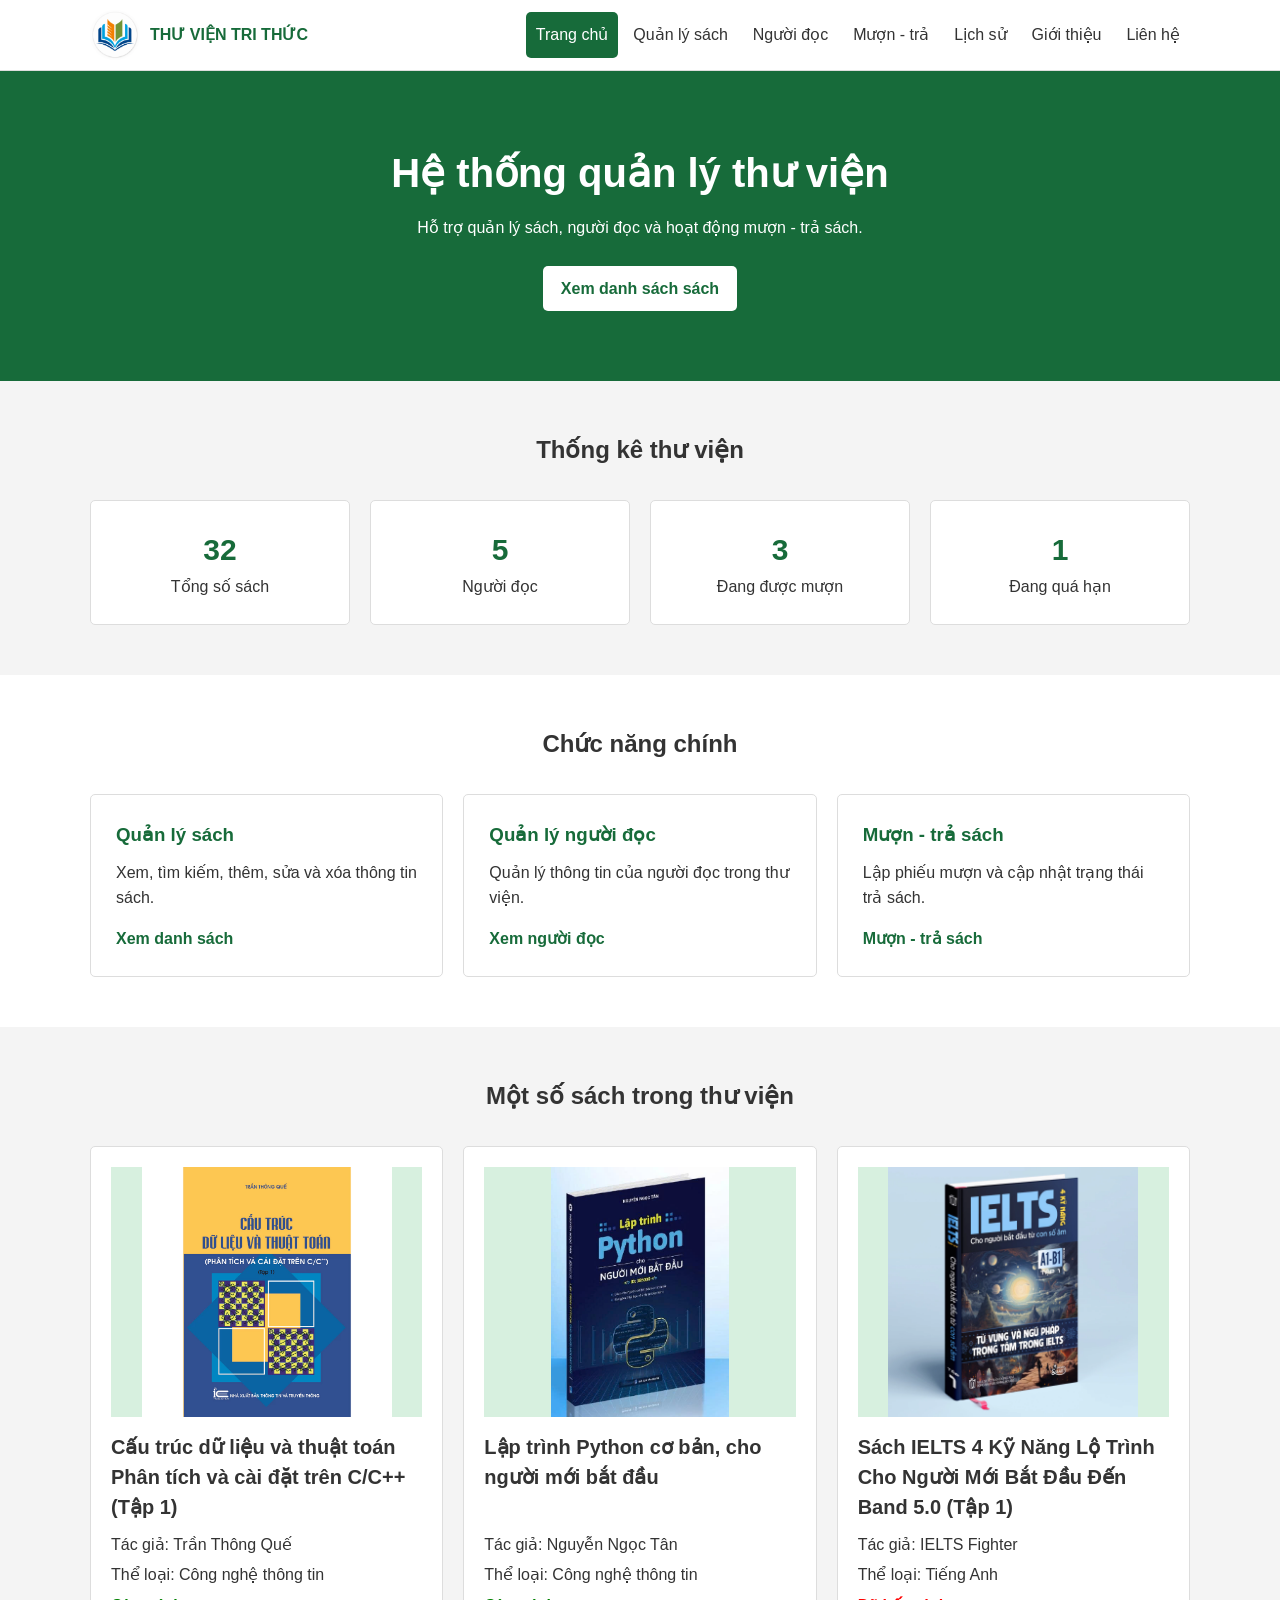
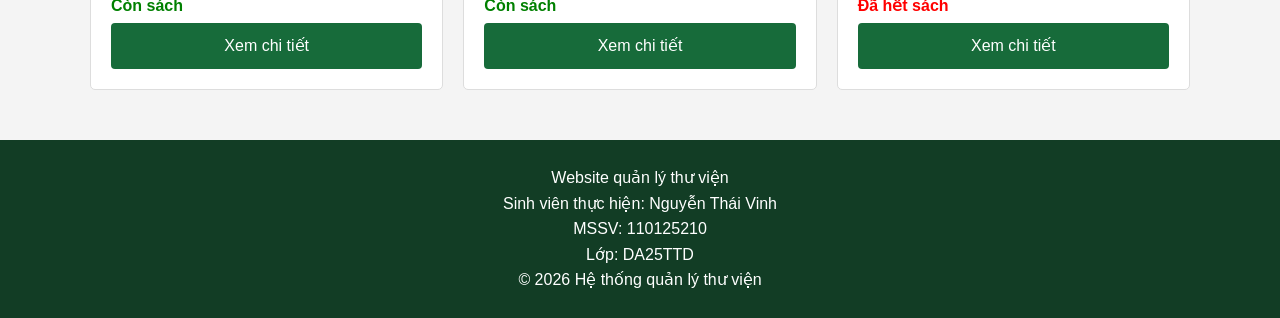
<file: index.html>
<!DOCTYPE html>
<html lang="vi">
<head>
    <meta charset="UTF-8">
    <meta name="viewport" content="width=device-width, initial-scale=1.0">
    <title>Quản lý thư viện</title>
    <link rel="icon" type="image/png" href="assets/icon.jpg">
    <link rel="stylesheet" href="css/trang-chu.css">
    <script src="js/script.js" defer></script>
</head>
<body>
    <header>
        <div class="container header">
            <a href="index.html" class="logo">
                <img src="assets/logo.jpg" alt="Logo thư viện">
                <span>THƯ VIỆN TRI THỨC</span>
            </a>
            <nav>
                <a href="index.html" class="active">Trang chủ</a>
                <a href="html/quan-ly-sach.html">Quản lý sách</a>
                <a href="html/nguoi-doc.html">Người đọc</a>
                <a href="html/muon-tra.html">Mượn - trả</a>
                <a href="html/lich-su.html">Lịch sử</a>
                <a href="html/gioi-thieu.html">Giới thiệu</a>
                <a href="html/lien-he.html">Liên hệ</a>
            </nav>
        </div>
    </header>

    <main>
        <section class="banner">
            <div class="container">
                <h1>Hệ thống quản lý thư viện</h1>
                <p>Hỗ trợ quản lý sách, người đọc và hoạt động mượn - trả sách.</p>
                <a href="html/quan-ly-sach.html" class="nut">Xem danh sách sách</a>
            </div>
        </section>

        <section class="container thong-ke">
            <h2>Thống kê thư viện</h2>
            <div class="danh-sach-thong-ke">
                <div class="o-thong-ke">
                    <h3 id="tong-sach">32</h3>
                    <p>Tổng số sách</p>
                </div>
                <div class="o-thong-ke">
                    <h3 id="tong-nguoi-doc">5</h3>
                    <p>Người đọc</p>
                </div>
                <div class="o-thong-ke">
                    <h3 id="dang-muon">3</h3>
                    <p>Đang được mượn</p>
                </div>
                <div class="o-thong-ke">
                    <h3 id="qua-han">1</h3>
                    <p>Đang quá hạn</p>
                </div>
            </div>
        </section>

        <section class="chuc-nang">
            <div class="container">
                <h2>Chức năng chính</h2>
                <div class="danh-sach-chuc-nang">
                    <div class="o-chuc-nang">
                        <h3>Quản lý sách</h3>
                        <p>Xem, tìm kiếm, thêm, sửa và xóa thông tin sách.</p>
                        <a href="html/quan-ly-sach.html">Xem danh sách</a>
                    </div>
                    <div class="o-chuc-nang">
                        <h3>Quản lý người đọc</h3>
                        <p>Quản lý thông tin của người đọc trong thư viện.</p>
                        <a href="html/nguoi-doc.html">Xem người đọc</a>
                    </div>
                    <div class="o-chuc-nang">
                        <h3>Mượn - trả sách</h3>
                        <p>Lập phiếu mượn và cập nhật trạng thái trả sách.</p>
                        <a href="html/muon-tra.html">Mượn - trả sách</a>
                    </div>
                </div>
            </div>
        </section>

        <section class="container sach-noi-bat">
            <h2>Một số sách trong thư viện</h2>
            <div class="danh-sach-sach">
                <div class="sach">
                    <div class="bia-sach">
                        <img src="assets/cntt001.jpg" alt="Bìa sách Cấu trúc dữ liệu và thuật toán">
                    </div>
                    <h3>Cấu trúc dữ liệu và thuật toán Phân tích và cài đặt trên C/C++ (Tập 1)</h3>
                    <p>Tác giả: Trần Thông Quế</p>
                    <p>Thể loại: Công nghệ thông tin</p>
                    <p class="con-sach">Còn sách</p>
                    <a href="html/chi-tiet-sach.html?ma=S001">Xem chi tiết</a>
                </div>
                <div class="sach">
                    <div class="bia-sach">
                        <img src="assets/cntt002.jpg" alt="Bìa sách Lập trình Python cơ bản, cho người mới bắt đầu">
                    </div>
                    <h3>Lập trình Python cơ bản, cho người mới bắt đầu</h3>
                    <p>Tác giả: Nguyễn Ngọc Tân</p>
                    <p>Thể loại: Công nghệ thông tin</p>
                    <p class="con-sach">Còn sách</p>
                    <a href="html/chi-tiet-sach.html?ma=S003">Xem chi tiết</a>
                </div>
                <div class="sach">
                    <div class="bia-sach">
                        <img src="assets/eng001.jpg" alt="Bìa sách Sách IELTS 4 Kỹ Năng Lộ Trình Cho Người Mới Bắt Đầu Đến Band 5.0 (Tập 1)">
                    </div>
                    <h3>Sách IELTS 4 Kỹ Năng Lộ Trình Cho Người Mới Bắt Đầu Đến Band 5.0 (Tập 1)</h3>
                    <p>Tác giả: IELTS Fighter</p>
                    <p>Thể loại: Tiếng Anh</p>
                    <p class="het-sach">Đã hết sách</p>
                    <a href="html/chi-tiet-sach.html?ma=S004">Xem chi tiết</a>
                </div>
            </div>
        </section>
    </main>

    <footer>
        <div class="container">
            <p>Website quản lý thư viện</p>
            <p>Sinh viên thực hiện: Nguyễn Thái Vinh</p>
            <p>MSSV: 110125210</p>
            <p>Lớp: DA25TTD</p>
            <p>© <span id="nam-hien-tai"></span> Hệ thống quản lý thư viện</p>
        </div>
    </footer>
</body>
</html>
</file>
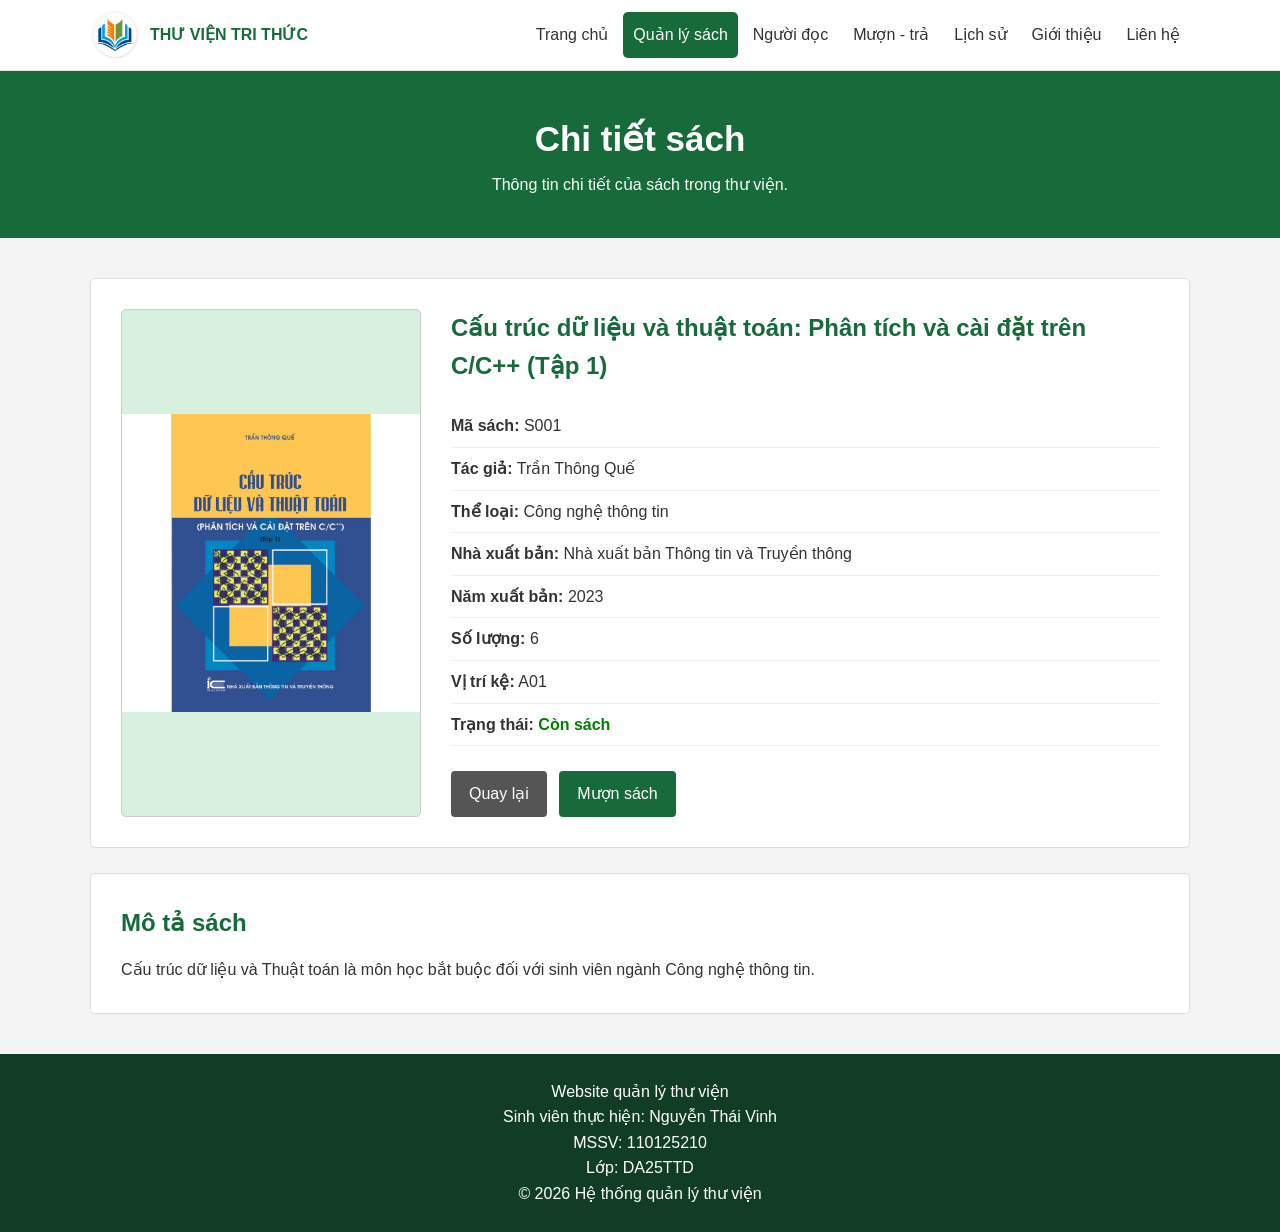
<file: html/chi-tiet-sach.html>
<!DOCTYPE html>
<html lang="vi">
<head>
    <meta charset="UTF-8">
    <meta name="viewport" content="width=device-width, initial-scale=1.0">
    <title>Chi tiết sách</title>
    <link rel="icon" type="image/png" href="../assets/icon.jpg">
    <link rel="stylesheet" href="../css/trang-chu.css">
    <link rel="stylesheet" href="../css/chi-tiet-sach.css">
    <script src="../js/script.js" defer></script>
    <script src="../js/chi-tiet-sach.js" defer></script>
</head>
<body>
    <header>
        <div class="container header">
            <a href="../index.html" class="logo">
                <img src="../assets/logo.jpg" alt="Logo thư viện">
                <span>THƯ VIỆN TRI THỨC</span>
            </a>
            <nav>
                <a href="../index.html">Trang chủ</a>
                <a href="quan-ly-sach.html" class="active">Quản lý sách</a>
                <a href="nguoi-doc.html">Người đọc</a>
                <a href="muon-tra.html">Mượn - trả</a>
                <a href="lich-su.html">Lịch sử</a>
                <a href="gioi-thieu.html">Giới thiệu</a>
                <a href="lien-he.html">Liên hệ</a>
            </nav>
        </div>
    </header>

    <main>
        <section class="tieu-de-trang">
            <div class="container">
                <h1>Chi tiết sách</h1>
                <p>Thông tin chi tiết của sách trong thư viện.</p>
            </div>
        </section>

        <section class="container noi-dung-chi-tiet">
            <div class="khung-chi-tiet-sach">
                <div class="bia-chi-tiet">
                    <img id="bia-sach-chi-tiet" src="" alt="">
                </div>
                <div class="thong-tin-sach">
                    <h2 id="ten-sach-chi-tiet">Giáo trình lập trình C</h2>
                    <p><strong>Mã sách:</strong> <span id="ma-sach-chi-tiet">S001</span></p>
                    <p><strong>Tác giả:</strong> <span id="tac-gia-chi-tiet">Nguyễn Văn A</span></p>
                    <p><strong>Thể loại:</strong> <span id="the-loai-chi-tiet">Công nghệ thông tin</span></p>
                    <p><strong>Nhà xuất bản:</strong> <span id="nha-xuat-ban-chi-tiet">Nhà xuất bản Giáo dục</span></p>
                    <p><strong>Năm xuất bản:</strong> <span id="nam-xuat-ban-chi-tiet">2024</span></p>
                    <p><strong>Số lượng:</strong> <span id="so-luong-chi-tiet">5</span></p>
                    <p><strong>Vị trí kệ:</strong> <span id="vi-tri-chi-tiet">A01</span></p>
                    <p>
                        <strong>Trạng thái:</strong>
                        <span id="trang-thai-chi-tiet" class="trang-thai-chi-tiet con-sach">Còn sách</span>
                    </p>
                    <div class="cac-nut-chi-tiet">
                        <a href="quan-ly-sach.html" class="nut-quay-lai">Quay lại</a>
                        <a href="muon-tra.html" class="nut-muon-sach" id="nut-muon-sach">Mượn sách</a>
                    </div>
                </div>
            </div>

            <div class="mo-ta-sach">
                <h2>Mô tả sách</h2>
                <p id="mo-ta-sach-chi-tiet">
                    Sách cung cấp những kiến thức cơ bản về ngôn ngữ lập trình C,
                    giúp người học làm quen với biến, kiểu dữ liệu, câu lệnh điều
                    kiện, vòng lặp và hàm.
                </p>
            </div>
        </section>
    </main>

    <footer>
        <div class="container">
            <p>Website quản lý thư viện</p>
            <p>Sinh viên thực hiện: Nguyễn Thái Vinh</p>
            <p>MSSV: 110125210</p>
            <p>Lớp: DA25TTD</p>
            <p>© <span id="nam-hien-tai"></span> Hệ thống quản lý thư viện</p>
        </div>
    </footer>
</body>
</html>
</file>
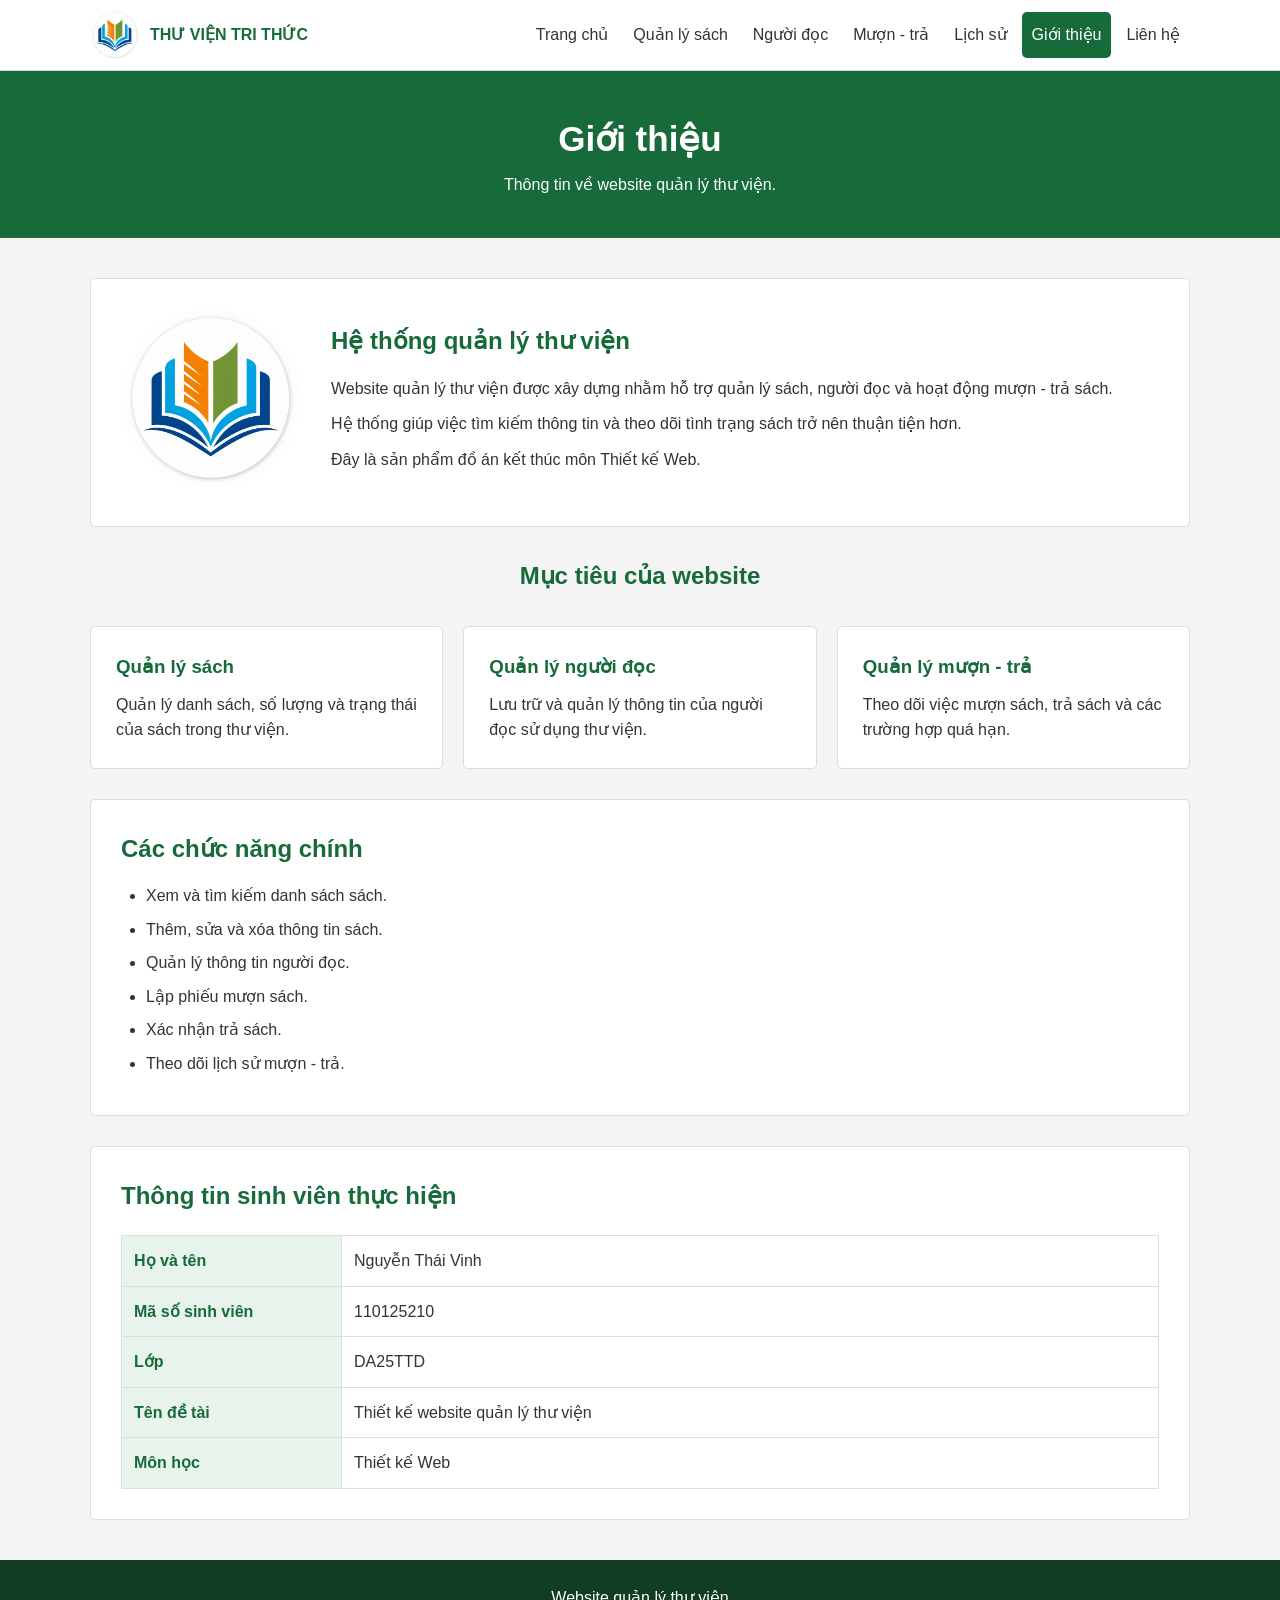
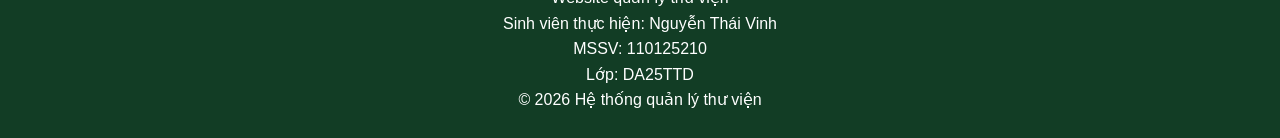
<file: html/gioi-thieu.html>
<!DOCTYPE html>
<html lang="vi">
<head>
    <meta charset="UTF-8">
    <meta name="viewport" content="width=device-width, initial-scale=1.0">
    <title>Giới thiệu</title>
    <link rel="icon" type="image/png" href="../assets/icon.jpg">
    <link rel="stylesheet" href="../css/trang-chu.css">
    <link rel="stylesheet" href="../css/gioi-thieu.css">
    <script src="../js/script.js" defer></script>
</head>
<body>
    <header>
        <div class="container header">
            <a href="../index.html" class="logo">
                <img src="../assets/logo.jpg" alt="Logo thư viện">
                <span>THƯ VIỆN TRI THỨC</span>
            </a>
            <nav>
                <a href="../index.html">Trang chủ</a>
                <a href="quan-ly-sach.html">Quản lý sách</a>
                <a href="nguoi-doc.html">Người đọc</a>
                <a href="muon-tra.html">Mượn - trả</a>
                <a href="lich-su.html">Lịch sử</a>
                <a href="gioi-thieu.html" class="active">Giới thiệu</a>
                <a href="lien-he.html">Liên hệ</a>
            </nav>
        </div>
    </header>

    <main>
        <section class="tieu-de-trang">
            <div class="container">
                <h1>Giới thiệu</h1>
                <p>Thông tin về website quản lý thư viện.</p>
            </div>
        </section>

        <section class="container noi-dung-gioi-thieu">
            <div class="gioi-thieu-chung">
                <div class="hinh-gioi-thieu">
                    <img src="../assets/logo.jpg" alt="Logo thư viện">
                </div>
                <div class="thong-tin-gioi-thieu">
                    <h2>Hệ thống quản lý thư viện</h2>
                    <p>Website quản lý thư viện được xây dựng nhằm hỗ trợ quản lý sách, người đọc và hoạt động mượn - trả sách.</p>
                    <p>Hệ thống giúp việc tìm kiếm thông tin và theo dõi tình trạng sách trở nên thuận tiện hơn.</p>
                    <p>Đây là sản phẩm đồ án kết thúc môn Thiết kế Web.</p>
                </div>
            </div>

            <div class="muc-tieu">
                <h2>Mục tiêu của website</h2>
                <div class="danh-sach-muc-tieu">
                    <div class="o-muc-tieu">
                        <h3>Quản lý sách</h3>
                        <p>Quản lý danh sách, số lượng và trạng thái của sách trong thư viện.</p>
                    </div>
                    <div class="o-muc-tieu">
                        <h3>Quản lý người đọc</h3>
                        <p>Lưu trữ và quản lý thông tin của người đọc sử dụng thư viện.</p>
                    </div>
                    <div class="o-muc-tieu">
                        <h3>Quản lý mượn - trả</h3>
                        <p>Theo dõi việc mượn sách, trả sách và các trường hợp quá hạn.</p>
                    </div>
                </div>
            </div>

            <div class="chuc-nang-he-thong">
                <h2>Các chức năng chính</h2>
                <ul>
                    <li>Xem và tìm kiếm danh sách sách.</li>
                    <li>Thêm, sửa và xóa thông tin sách.</li>
                    <li>Quản lý thông tin người đọc.</li>
                    <li>Lập phiếu mượn sách.</li>
                    <li>Xác nhận trả sách.</li>
                    <li>Theo dõi lịch sử mượn - trả.</li>
                </ul>
            </div>

            <div class="thong-tin-sinh-vien">
                <h2>Thông tin sinh viên thực hiện</h2>
                <table>
                    <tr>
                        <th>Họ và tên</th>
                        <td>Nguyễn Thái Vinh</td>
                    </tr>
                    <tr>
                        <th>Mã số sinh viên</th>
                        <td>110125210</td>
                    </tr>
                    <tr>
                        <th>Lớp</th>
                        <td>DA25TTD</td>
                    </tr>
                    <tr>
                        <th>Tên đề tài</th>
                        <td>Thiết kế website quản lý thư viện</td>
                    </tr>
                    <tr>
                        <th>Môn học</th>
                        <td>Thiết kế Web</td>
                    </tr>
                </table>
            </div>
        </section>
    </main>

    <footer>
        <div class="container">
            <p>Website quản lý thư viện</p>
            <p>Sinh viên thực hiện: Nguyễn Thái Vinh</p>
            <p>MSSV: 110125210</p>
            <p>Lớp: DA25TTD</p>
            <p>© <span id="nam-hien-tai"></span> Hệ thống quản lý thư viện</p>
        </div>
    </footer>
</body>
</html>
</file>
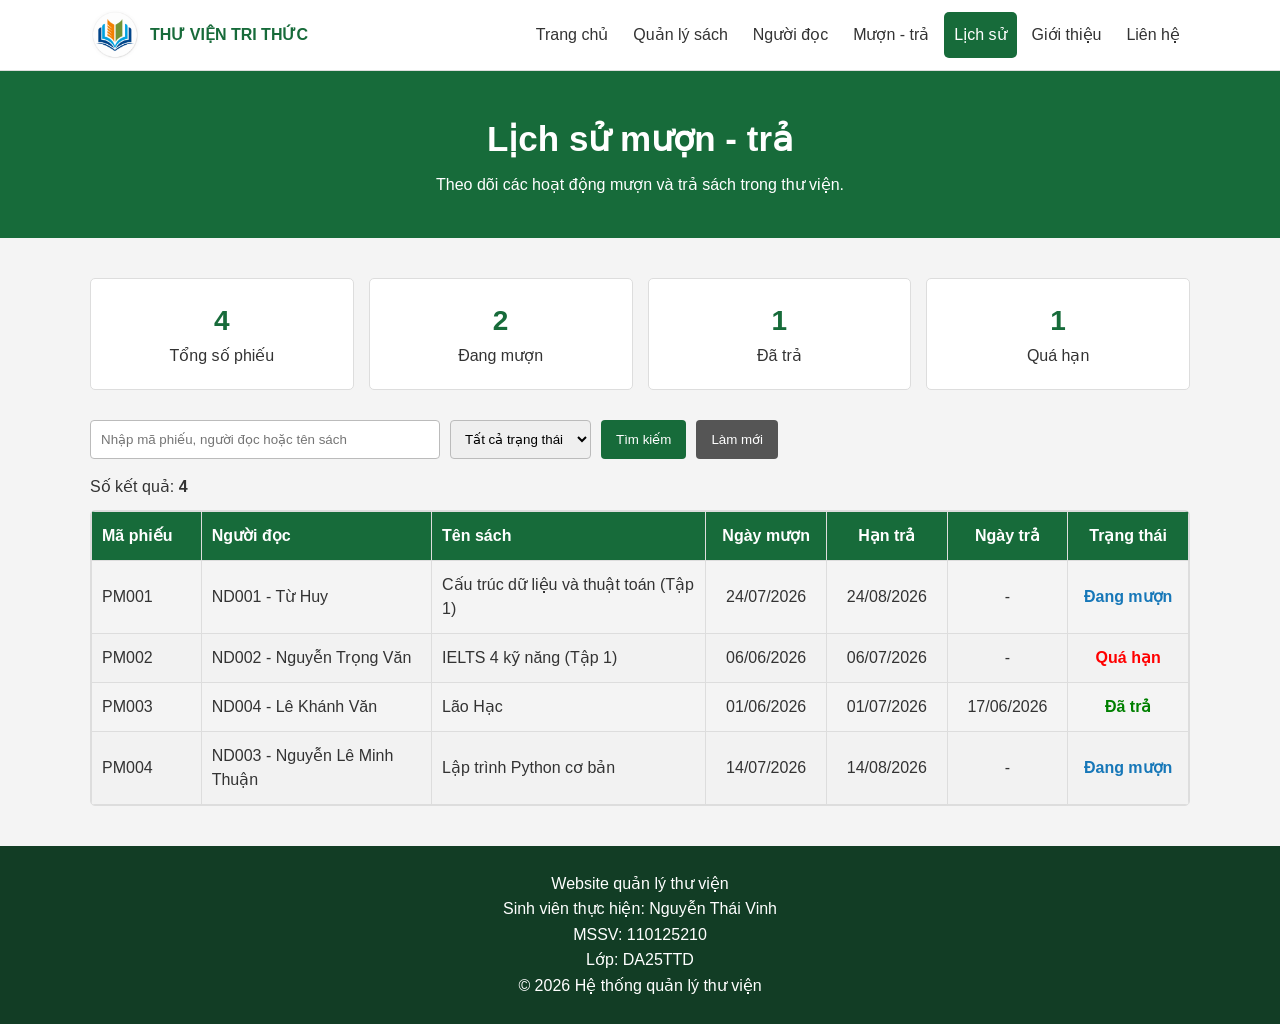
<file: html/lich-su.html>
<!DOCTYPE html>
<html lang="vi">
<head>
    <meta charset="UTF-8">
    <meta name="viewport" content="width=device-width, initial-scale=1.0">
    <title>Lịch sử mượn - trả</title>
    <link rel="icon" type="image/png" href="../assets/icon.jpg">
    <link rel="stylesheet" href="../css/trang-chu.css">
    <link rel="stylesheet" href="../css/lich-su.css">
    <script src="../js/script.js" defer></script>
</head>
<body>
    <header>
        <div class="container header">
            <a href="../index.html" class="logo">
                <img src="../assets/logo.jpg" alt="Logo thư viện">
                <span>THƯ VIỆN TRI THỨC</span>
            </a>
            <nav>
                <a href="../index.html">Trang chủ</a>
                <a href="quan-ly-sach.html">Quản lý sách</a>
                <a href="nguoi-doc.html">Người đọc</a>
                <a href="muon-tra.html">Mượn - trả</a>
                <a href="lich-su.html" class="active">Lịch sử</a>
                <a href="gioi-thieu.html">Giới thiệu</a>
                <a href="lien-he.html">Liên hệ</a>
            </nav>
        </div>
    </header>

    <main>
        <section class="tieu-de-trang">
            <div class="container">
                <h1>Lịch sử mượn - trả</h1>
                <p>Theo dõi các hoạt động mượn và trả sách trong thư viện.</p>
            </div>
        </section>

        <section class="container noi-dung-lich-su">
            <div class="thong-ke-lich-su">
                <div class="o-thong-ke-lich-su">
                    <h3>4</h3>
                    <p>Tổng số phiếu</p>
                </div>
                <div class="o-thong-ke-lich-su">
                    <h3>2</h3>
                    <p>Đang mượn</p>
                </div>
                <div class="o-thong-ke-lich-su">
                    <h3>1</h3>
                    <p>Đã trả</p>
                </div>
                <div class="o-thong-ke-lich-su">
                    <h3>1</h3>
                    <p>Quá hạn</p>
                </div>
            </div>

            <div class="thanh-tim-lich-su">
                <input type="text" id="o-tim-lich-su" placeholder="Nhập mã phiếu, người đọc hoặc tên sách">
                <select id="loc-trang-thai-lich-su">
                    <option value="">Tất cả trạng thái</option>
                    <option value="Đang mượn">Đang mượn</option>
                    <option value="Đã trả">Đã trả</option>
                    <option value="Quá hạn">Quá hạn</option>
                </select>
                <button type="button" id="nut-tim-lich-su">Tìm kiếm</button>
                <button type="button" id="nut-lam-moi-lich-su">Làm mới</button>
            </div>

            <p class="so-luong-ket-qua">
                Số kết quả: <strong id="so-luong-ket-qua">4</strong>
            </p>

            <div class="bang-lich-su">
                <table>
                    <thead>
                        <tr>
                            <th>Mã phiếu</th>
                            <th>Người đọc</th>
                            <th>Tên sách</th>
                            <th>Ngày mượn</th>
                            <th>Hạn trả</th>
                            <th>Ngày trả</th>
                            <th>Trạng thái</th>
                        </tr>
                    </thead>
                    <tbody id="danh-sach-lich-su">
                        <tr>
                            <td>PM001</td>
                            <td>ND001 - Từ Huy</td>
                            <td>Cấu trúc dữ liệu và thuật toán (Tập 1)</td>
                            <td>24/07/2026</td>
                            <td>24/08/2026</td>
                            <td>-</td>
                            <td><span class="trang-thai-lich-su dang-muon">Đang mượn</span></td>
                        </tr>
                        <tr>
                            <td>PM002</td>
                            <td>ND002 - Nguyễn Trọng Văn</td>
                            <td>IELTS 4 kỹ năng (Tập 1)</td>
                            <td>06/06/2026</td>
                            <td>06/07/2026</td>
                            <td>-</td>
                            <td><span class="trang-thai-lich-su qua-han">Quá hạn</span></td>
                        </tr>
                        <tr>
                            <td>PM003</td>
                            <td>ND004 - Lê Khánh Văn</td>
                            <td>Lão Hạc</td>
                            <td>01/06/2026</td>
                            <td>01/07/2026</td>
                            <td>17/06/2026</td>
                            <td><span class="trang-thai-lich-su da-tra">Đã trả</span></td>
                        </tr>
                        <tr>
                            <td>PM004</td>
                            <td>ND003 - Nguyễn Lê Minh Thuận</td>
                            <td>Lập trình Python cơ bản</td>
                            <td>14/07/2026</td>
                            <td>14/08/2026</td>
                            <td>-</td>
                            <td><span class="trang-thai-lich-su dang-muon">Đang mượn</span></td>
                        </tr>
                    </tbody>
                </table>
            </div>

            <p id="khong-co-lich-su" class="khong-co-du-lieu">
                Không tìm thấy lịch sử phù hợp.
            </p>
        </section>
    </main>

    <footer>
        <div class="container">
            <p>Website quản lý thư viện</p>
            <p>Sinh viên thực hiện: Nguyễn Thái Vinh</p>
            <p>MSSV: 110125210</p>
            <p>Lớp: DA25TTD</p>
            <p>© <span id="nam-hien-tai"></span> Hệ thống quản lý thư viện</p>
        </div>
    </footer>
</body>
</html>
</file>
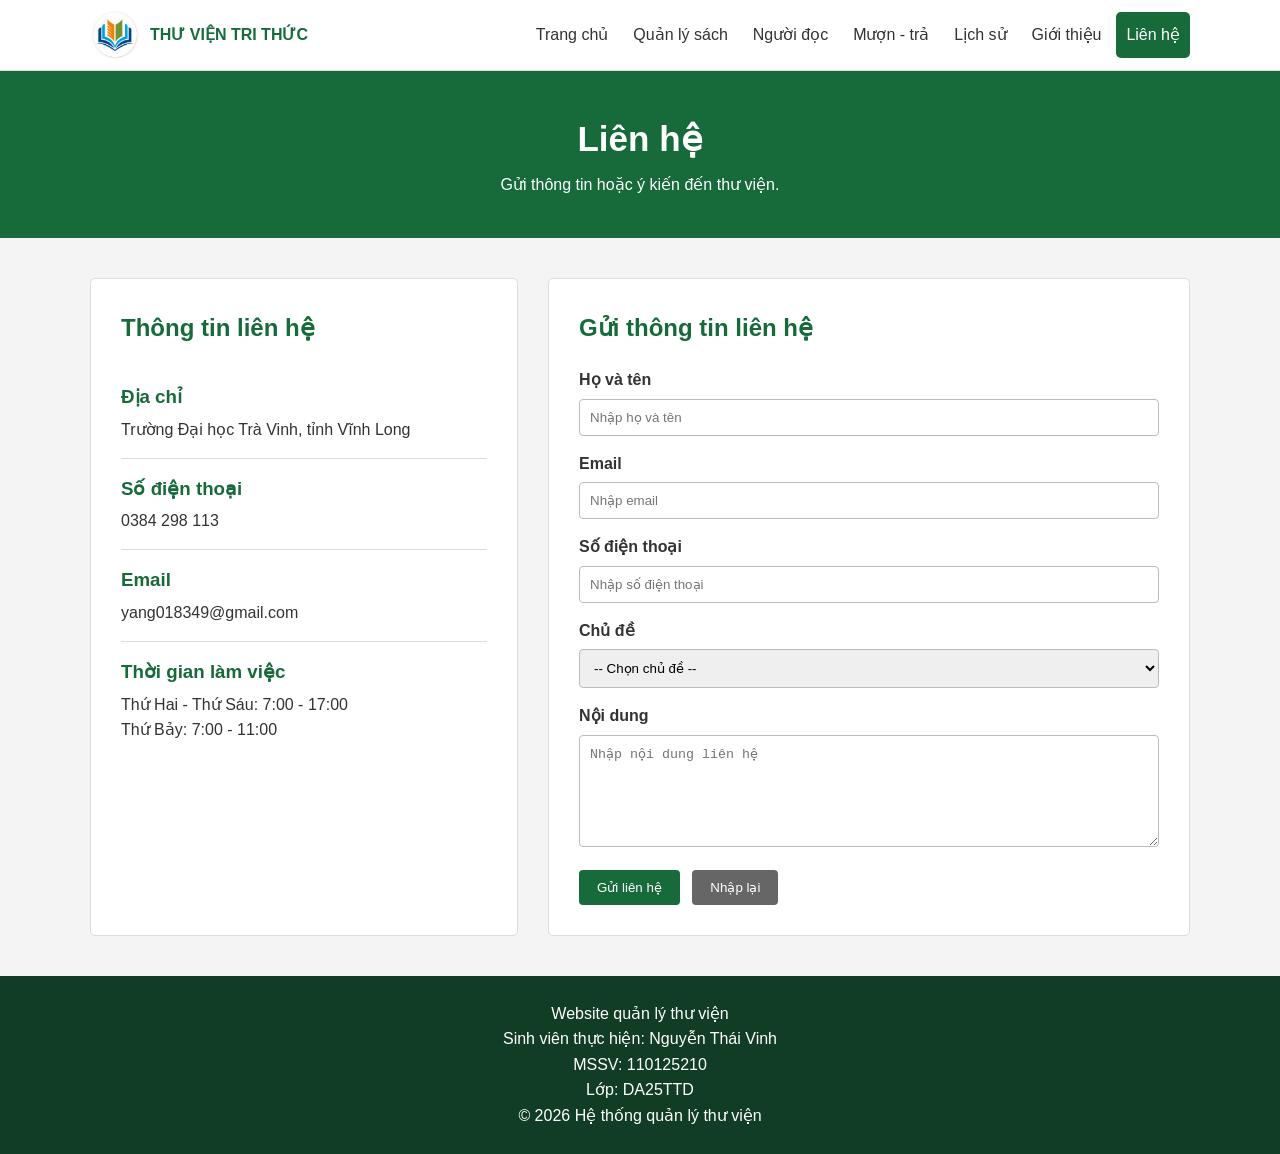
<file: html/lien-he.html>
<!DOCTYPE html>
<html lang="vi">
<head>
    <meta charset="UTF-8">
    <meta name="viewport" content="width=device-width, initial-scale=1.0">
    <title>Liên hệ</title>
    <link rel="icon" type="image/png" href="../assets/icon.jpg">
    <link rel="stylesheet" href="../css/trang-chu.css">
    <link rel="stylesheet" href="../css/lien-he.css">
    <script src="../js/script.js" defer></script>
</head>
<body>
    <header>
        <div class="container header">
            <a href="../index.html" class="logo">
                <img src="../assets/logo.jpg" alt="Logo thư viện">
                <span>THƯ VIỆN TRI THỨC</span>
            </a>
            <nav>
                <a href="../index.html">Trang chủ</a>
                <a href="quan-ly-sach.html">Quản lý sách</a>
                <a href="nguoi-doc.html">Người đọc</a>
                <a href="muon-tra.html">Mượn - trả</a>
                <a href="lich-su.html">Lịch sử</a>
                <a href="gioi-thieu.html">Giới thiệu</a>
                <a href="lien-he.html" class="active">Liên hệ</a>
            </nav>
        </div>
    </header>

    <main>
        <section class="tieu-de-trang">
            <div class="container">
                <h1>Liên hệ</h1>
                <p>Gửi thông tin hoặc ý kiến đến thư viện.</p>
            </div>
        </section>

        <section class="container noi-dung-lien-he">
            <div class="thong-tin-lien-he">
                <h2>Thông tin liên hệ</h2>
                <div class="muc-lien-he">
                    <h3>Địa chỉ</h3>
                    <p>Trường Đại học Trà Vinh, tỉnh Vĩnh Long</p>
                </div>
                <div class="muc-lien-he">
                    <h3>Số điện thoại</h3>
                    <p>0384 298 113</p>
                </div>
                <div class="muc-lien-he">
                    <h3>Email</h3>
                    <p>yang018349@gmail.com</p>
                </div>
                <div class="muc-lien-he">
                    <h3>Thời gian làm việc</h3>
                    <p>Thứ Hai - Thứ Sáu: 7:00 - 17:00</p>
                    <p>Thứ Bảy: 7:00 - 11:00</p>
                </div>
            </div>

            <div class="khung-form-lien-he">
                <h2>Gửi thông tin liên hệ</h2>
                <form id="form-lien-he">
                    <div class="o-nhap-lien-he">
                        <label for="ho-ten-lien-he">Họ và tên</label>
                        <input type="text" id="ho-ten-lien-he" placeholder="Nhập họ và tên">
                    </div>
                    <div class="o-nhap-lien-he">
                        <label for="email-lien-he">Email</label>
                        <input type="email" id="email-lien-he" placeholder="Nhập email">
                    </div>
                    <div class="o-nhap-lien-he">
                        <label for="so-dien-thoai-lien-he">Số điện thoại</label>
                        <input type="text" id="so-dien-thoai-lien-he" placeholder="Nhập số điện thoại">
                    </div>
                    <div class="o-nhap-lien-he">
                        <label for="chu-de-lien-he">Chủ đề</label>
                        <select id="chu-de-lien-he">
                            <option value="">-- Chọn chủ đề --</option>
                            <option value="Góp ý website">Góp ý website</option>
                            <option value="Thông tin sách">Thông tin sách</option>
                            <option value="Mượn - trả sách">Mượn - trả sách</option>
                            <option value="Vấn đề khác">Vấn đề khác</option>
                        </select>
                    </div>
                    <div class="o-nhap-lien-he">
                        <label for="noi-dung-lien-he">Nội dung</label>
                        <textarea id="noi-dung-lien-he" rows="6" placeholder="Nhập nội dung liên hệ"></textarea>
                    </div>
                    <button type="submit" class="nut-gui-lien-he">Gửi liên hệ</button>
                    <button type="reset" class="nut-nhap-lai">Nhập lại</button>
                </form>
            </div>
        </section>
    </main>

    <footer>
        <div class="container">
            <p>Website quản lý thư viện</p>
            <p>Sinh viên thực hiện: Nguyễn Thái Vinh</p>
            <p>MSSV: 110125210</p>
            <p>Lớp: DA25TTD</p>
            <p>© <span id="nam-hien-tai"></span> Hệ thống quản lý thư viện</p>
        </div>
    </footer>
</body>
</html>
</file>
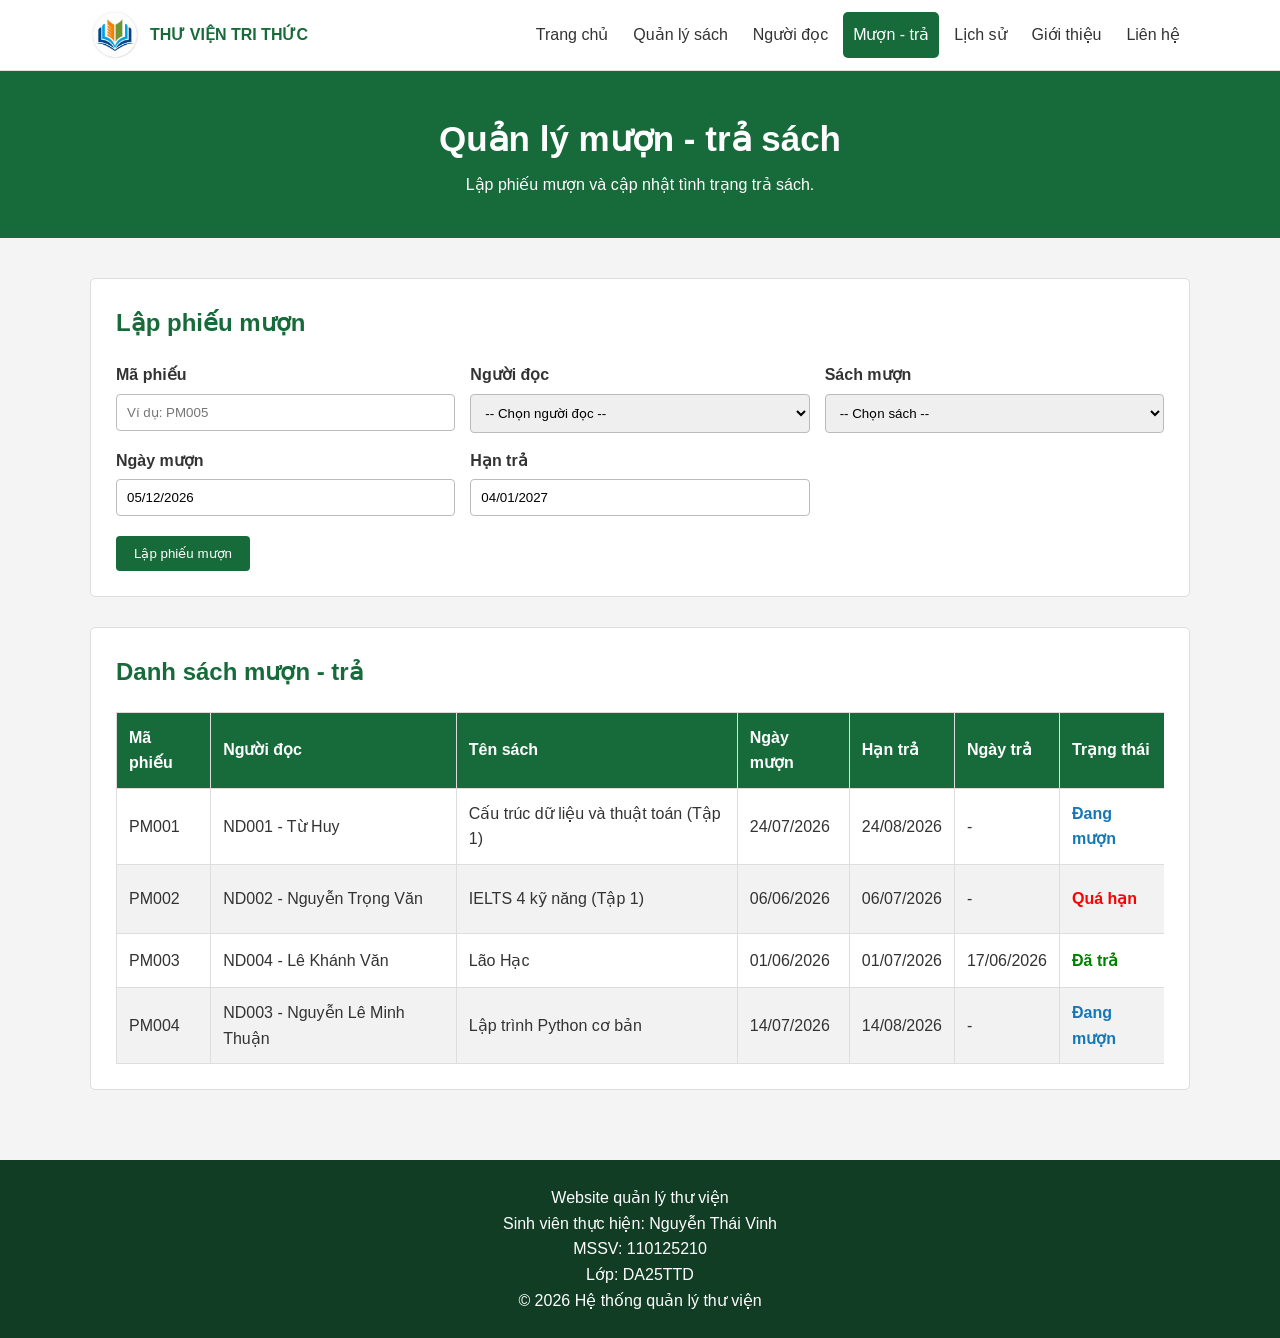
<file: html/muon-tra.html>
<!DOCTYPE html>
<html lang="vi">
<head>
    <meta charset="UTF-8">
    <meta name="viewport" content="width=device-width, initial-scale=1.0">
    <title>Mượn - trả sách</title>
    <link rel="icon" type="image/png" href="../assets/icon.jpg">
    <link rel="stylesheet" href="../css/trang-chu.css">
    <link rel="stylesheet" href="../css/muon-tra.css">
    <script src="../js/script.js" defer></script>
</head>
<body>
    <header>
        <div class="container header">
            <a href="../index.html" class="logo">
                <img src="../assets/logo.jpg" alt="Logo thư viện">
                <span>THƯ VIỆN TRI THỨC</span>
            </a>
            <nav>
                <a href="../index.html">Trang chủ</a>
                <a href="quan-ly-sach.html">Quản lý sách</a>
                <a href="nguoi-doc.html">Người đọc</a>
                <a href="muon-tra.html" class="active">Mượn - trả</a>
                <a href="lich-su.html">Lịch sử</a>
                <a href="gioi-thieu.html">Giới thiệu</a>
                <a href="lien-he.html">Liên hệ</a>
            </nav>
        </div>
    </header>

    <main>
        <section class="tieu-de-trang">
            <div class="container">
                <h1>Quản lý mượn - trả sách</h1>
                <p>Lập phiếu mượn và cập nhật tình trạng trả sách.</p>
            </div>
        </section>

        <section class="container noi-dung-muon-tra">
            <div class="khung-lap-phieu">
                <h2>Lập phiếu mượn</h2>
                <form id="form-muon-sach">
                    <div class="danh-sach-o-nhap">
                        <div class="o-nhap">
                            <label for="ma-phieu">Mã phiếu</label>
                            <input type="text" id="ma-phieu" placeholder="Ví dụ: PM005">
                        </div>
                        <div class="o-nhap">
                            <label for="chon-nguoi-doc">Người đọc</label>
                            <select id="chon-nguoi-doc">
                                <option value="">-- Chọn người đọc --</option>
                                <option value="ND001">ND001 - Từ Huy</option>
                                <option value="ND002">ND002 - Nguyễn Trọng Văn</option>
                                <option value="ND003">ND003 - Nguyễn Lê Minh Thuận</option>
                                <option value="ND004">ND004 - Lê Khánh Văn</option>
                                <option value="ND005">ND005 - Lư Hoàng Thế Châu</option>
                                <option value="ND006" disabled>ND006 - Lê Văn Vàng (Bị khóa)</option>
                            </select>
                        </div>
                        <div class="o-nhap">
                            <label for="chon-sach">Sách mượn</label>
                            <select id="chon-sach">
                                <option value="">-- Chọn sách --</option>
                                <option value="S001">Cấu trúc dữ liệu và thuật toán (Tập 1)</option>
                                <option value="S002">Lập trình Python cơ bản</option>
                                <option value="S003">ChatGPT - Ứng dụng trí tuệ nhân tạo</option>
                                <option value="S004" disabled>IELTS 4 kỹ năng (Tập 1) - Hết sách</option>
                                <option value="S005">IELTS 4 kỹ năng (Tập 2)</option>
                                <option value="S006">Hai Đứa Trẻ</option>
                                <option value="S007">Lão Hạc</option>
                                <option value="S008">Vợ Nhặt</option>
                            </select>
                        </div>
                        <div class="o-nhap">
                            <label for="ngay-muon">Ngày mượn</label>
                            <input type="text" id="ngay-muon" placeholder="dd/mm/yyyy" maxlength="10">
                        </div>
                        <div class="o-nhap">
                            <label for="han-tra">Hạn trả</label>
                            <input type="text" id="han-tra" placeholder="dd/mm/yyyy" maxlength="10">
                        </div>
                    </div>
                    <button type="submit" class="nut-lap-phieu">Lập phiếu mượn</button>
                </form>
            </div>

            <div class="khung-danh-sach-muon">
                <h2>Danh sách mượn - trả</h2>
                <div class="bang-muon-tra">
                    <table>
                        <thead>
                            <tr>
                                <th>Mã phiếu</th>
                                <th>Người đọc</th>
                                <th>Tên sách</th>
                                <th>Ngày mượn</th>
                                <th>Hạn trả</th>
                                <th>Ngày trả</th>
                                <th>Trạng thái</th>
                                <th>Thao tác</th>
                            </tr>
                        </thead>
                        <tbody id="danh-sach-muon-tra">
                            <tr>
                                <td>PM001</td>
                                <td>ND001 - Từ Huy</td>
                                <td>Cấu trúc dữ liệu và thuật toán (Tập 1)</td>
                                <td>24/07/2026</td>
                                <td>24/08/2026</td>
                                <td>-</td>
                                <td><span class="trang-thai-muon dang-muon">Đang mượn</span></td>
                                <td><button type="button" class="nut-tra-sach">Trả sách</button></td>
                            </tr>
                            <tr>
                                <td>PM002</td>
                                <td>ND002 - Nguyễn Trọng Văn</td>
                                <td>IELTS 4 kỹ năng (Tập 1)</td>
                                <td>06/06/2026</td>
                                <td>06/07/2026</td>
                                <td>-</td>
                                <td><span class="trang-thai-muon qua-han">Quá hạn</span></td>
                                <td><button type="button" class="nut-tra-sach">Trả sách</button></td>
                            </tr>
                            <tr>
                                <td>PM003</td>
                                <td>ND004 - Lê Khánh Văn</td>
                                <td>Lão Hạc</td>
                                <td>01/06/2026</td>
                                <td>01/07/2026</td>
                                <td>17/06/2026</td>
                                <td><span class="trang-thai-muon da-tra">Đã trả</span></td>
                                <td><button type="button" class="nut-da-tra" disabled>Đã trả</button></td>
                            </tr>
                            <tr>
                                <td>PM004</td>
                                <td>ND003 - Nguyễn Lê Minh Thuận</td>
                                <td>Lập trình Python cơ bản</td>
                                <td>14/07/2026</td>
                                <td>14/08/2026</td>
                                <td>-</td>
                                <td><span class="trang-thai-muon dang-muon">Đang mượn</span></td>
                                <td><button type="button" class="nut-tra-sach">Trả sách</button></td>
                            </tr>
                        </tbody>
                    </table>
                </div>
            </div>
        </section>
    </main>

    <footer>
        <div class="container">
            <p>Website quản lý thư viện</p>
            <p>Sinh viên thực hiện: Nguyễn Thái Vinh</p>
            <p>MSSV: 110125210</p>
            <p>Lớp: DA25TTD</p>
            <p>© <span id="nam-hien-tai"></span> Hệ thống quản lý thư viện</p>
        </div>
    </footer>
</body>
</html>
</file>
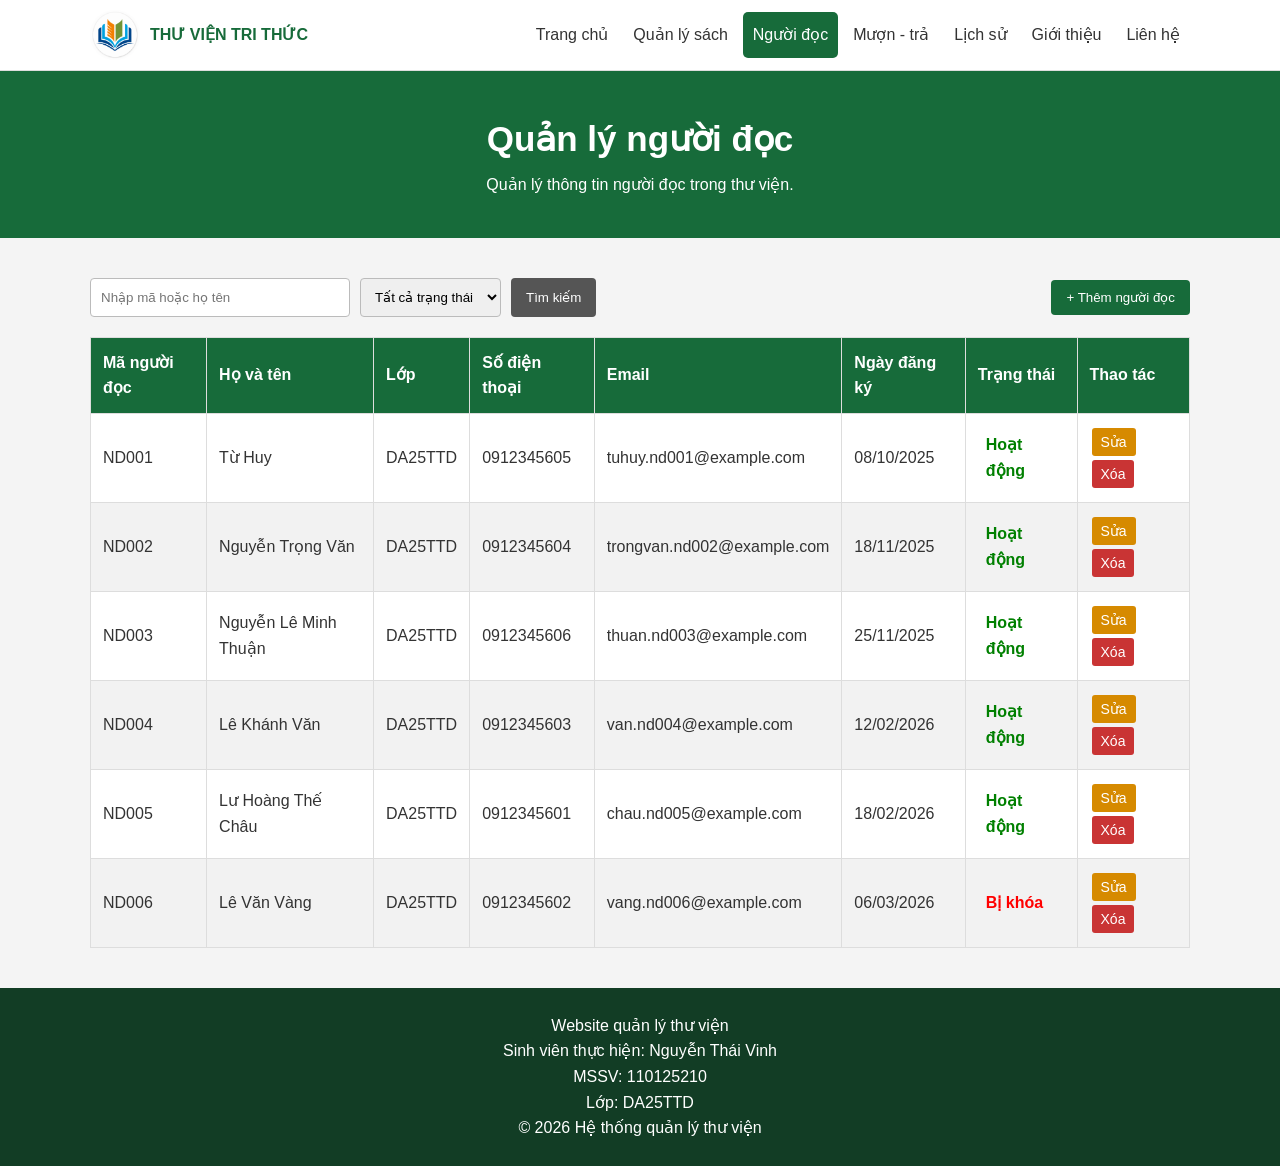
<file: html/nguoi-doc.html>
<!DOCTYPE html>
<html lang="vi">
<head>
    <meta charset="UTF-8">
    <meta name="viewport" content="width=device-width, initial-scale=1.0">
    <title>Quản lý người đọc</title>
    <link rel="icon" type="image/png" href="../assets/icon.jpg">
    <link rel="stylesheet" href="../css/trang-chu.css">
    <link rel="stylesheet" href="../css/nguoi-doc.css">
    <script src="../js/script.js" defer></script>
</head>
<body>
    <header>
        <div class="container header">
            <a href="../index.html" class="logo">
                <img src="../assets/logo.jpg" alt="Logo thư viện">
                <span>THƯ VIỆN TRI THỨC</span>
            </a>
            <nav>
                <a href="../index.html">Trang chủ</a>
                <a href="quan-ly-sach.html">Quản lý sách</a>
                <a href="nguoi-doc.html" class="active">Người đọc</a>
                <a href="muon-tra.html">Mượn - trả</a>
                <a href="lich-su.html">Lịch sử</a>
                <a href="gioi-thieu.html">Giới thiệu</a>
                <a href="lien-he.html">Liên hệ</a>
            </nav>
        </div>
    </header>

    <main>
        <section class="tieu-de-trang">
            <div class="container">
                <h1>Quản lý người đọc</h1>
                <p>Quản lý thông tin người đọc trong thư viện.</p>
            </div>
        </section>

        <section class="container noi-dung-nguoi-doc">
            <div class="thanh-cong-cu">
                <div class="tim-kiem-nguoi-doc">
                    <input type="text" id="o-tim-nguoi-doc" placeholder="Nhập mã hoặc họ tên">
                    <select id="loc-trang-thai-nguoi-doc">
                        <option value="">Tất cả trạng thái</option>
                        <option value="Hoạt động">Hoạt động</option>
                        <option value="Bị khóa">Bị khóa</option>
                    </select>
                    <button type="button" id="nut-tim-nguoi-doc">Tìm kiếm</button>
                </div>
                <button type="button" id="nut-them-nguoi-doc" class="nut-them-nguoi-doc">+ Thêm người đọc</button>
            </div>

            <div class="bang-nguoi-doc">
                <table>
                    <thead>
                        <tr>
                            <th>Mã người đọc</th>
                            <th>Họ và tên</th>
                            <th>Lớp</th>
                            <th>Số điện thoại</th>
                            <th>Email</th>
                            <th>Ngày đăng ký</th>
                            <th>Trạng thái</th>
                            <th>Thao tác</th>
                        </tr>
                    </thead>
                    <tbody id="danh-sach-nguoi-doc">
                        <tr>
                            <td>ND001</td>
                            <td>Từ Huy</td>
                            <td>DA25TTD</td>
                            <td>0912345605</td>
                            <td>tuhuy.nd001@example.com</td>
                            <td>08/10/2025</td>
                            <td><span class="trang-thai hoat-dong">Hoạt động</span></td>
                            <td>
                                <button type="button" class="nut-sua-nguoi-doc">Sửa</button>
                                <button type="button" class="nut-xoa-nguoi-doc">Xóa</button>
                            </td>
                        </tr>
                        <tr>
                            <td>ND002</td>
                            <td>Nguyễn Trọng Văn</td>
                            <td>DA25TTD</td>
                            <td>0912345604</td>
                            <td>trongvan.nd002@example.com</td>
                            <td>18/11/2025</td>
                            <td><span class="trang-thai hoat-dong">Hoạt động</span></td>
                            <td>
                                <button type="button" class="nut-sua-nguoi-doc">Sửa</button>
                                <button type="button" class="nut-xoa-nguoi-doc">Xóa</button>
                            </td>
                        </tr>
                        <tr>
                            <td>ND003</td>
                            <td>Nguyễn Lê Minh Thuận</td>
                            <td>DA25TTD</td>
                            <td>0912345606</td>
                            <td>thuan.nd003@example.com</td>
                            <td>25/11/2025</td>
                            <td><span class="trang-thai hoat-dong">Hoạt động</span></td>
                            <td>
                                <button type="button" class="nut-sua-nguoi-doc">Sửa</button>
                                <button type="button" class="nut-xoa-nguoi-doc">Xóa</button>
                            </td>
                        </tr>
                        <tr>
                            <td>ND004</td>
                            <td>Lê Khánh Văn</td>
                            <td>DA25TTD</td>
                            <td>0912345603</td>
                            <td>van.nd004@example.com</td>
                            <td>12/02/2026</td>
                            <td><span class="trang-thai hoat-dong">Hoạt động</span></td>
                            <td>
                                <button type="button" class="nut-sua-nguoi-doc">Sửa</button>
                                <button type="button" class="nut-xoa-nguoi-doc">Xóa</button>
                            </td>
                        </tr>
                        <tr>
                            <td>ND005</td>
                            <td>Lư Hoàng Thế Châu</td>
                            <td>DA25TTD</td>
                            <td>0912345601</td>
                            <td>chau.nd005@example.com</td>
                            <td>18/02/2026</td>
                            <td><span class="trang-thai hoat-dong">Hoạt động</span></td>
                            <td>
                                <button type="button" class="nut-sua-nguoi-doc">Sửa</button>
                                <button type="button" class="nut-xoa-nguoi-doc">Xóa</button>
                            </td>
                        </tr>
                        <tr>
                            <td>ND006</td>
                            <td>Lê Văn Vàng</td>
                            <td>DA25TTD</td>
                            <td>0912345602</td>
                            <td>vang.nd006@example.com</td>
                            <td>06/03/2026</td>
                            <td><span class="trang-thai bi-khoa">Bị khóa</span></td>
                            <td>
                                <button type="button" class="nut-sua-nguoi-doc">Sửa</button>
                                <button type="button" class="nut-xoa-nguoi-doc">Xóa</button>
                            </td>
                        </tr>
                    </tbody>
                </table>
            </div>
        </section>
    </main>

    <footer>
        <div class="container">
            <p>Website quản lý thư viện</p>
            <p>Sinh viên thực hiện: Nguyễn Thái Vinh</p>
            <p>MSSV: 110125210</p>
            <p>Lớp: DA25TTD</p>
            <p>© <span id="nam-hien-tai"></span> Hệ thống quản lý thư viện</p>
        </div>
    </footer>
</body>
</html>
</file>
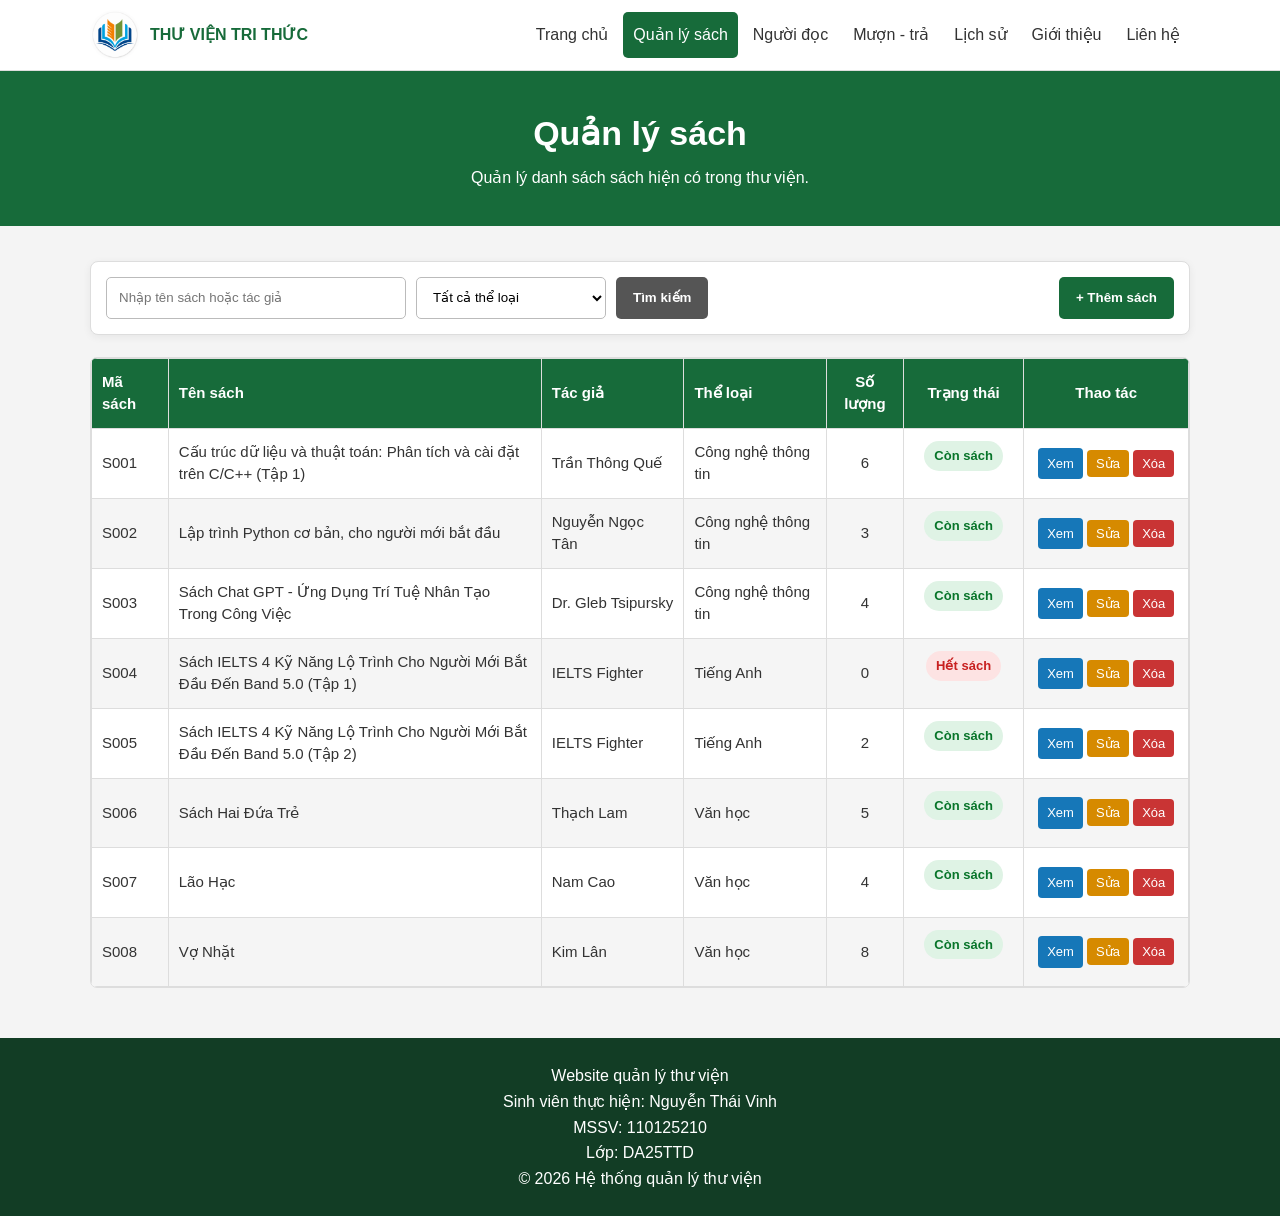
<file: html/quan-ly-sach.html>
<!DOCTYPE html>
<html lang="vi">
<head>
    <meta charset="UTF-8">
    <meta name="viewport" content="width=device-width, initial-scale=1.0">
    <title>Quản lý sách</title>
    <link rel="icon" type="image/png" href="../assets/icon.jpg">
    <link rel="stylesheet" href="../css/trang-chu.css">
    <link rel="stylesheet" href="../css/quan-ly-sach.css">
    <script src="../js/script.js" defer></script>
</head>
<body>
    <header>
        <div class="container header">
            <a href="../index.html" class="logo">
                <img src="../assets/logo.jpg" alt="Logo thư viện">
                <span>THƯ VIỆN TRI THỨC</span>
            </a>
            <nav>
                <a href="../index.html">Trang chủ</a>
                <a href="quan-ly-sach.html" class="active">Quản lý sách</a>
                <a href="nguoi-doc.html">Người đọc</a>
                <a href="muon-tra.html">Mượn - trả</a>
                <a href="lich-su.html">Lịch sử</a>
                <a href="gioi-thieu.html">Giới thiệu</a>
                <a href="lien-he.html">Liên hệ</a>
            </nav>
        </div>
    </header>

    <main>
        <section class="tieu-de-trang">
            <div class="container">
                <h1>Quản lý sách</h1>
                <p>Quản lý danh sách sách hiện có trong thư viện.</p>
            </div>
        </section>

        <section class="container noi-dung-quan-ly">
            <div class="thanh-cong-cu">
                <div class="tim-kiem-sach">
                    <input type="text" id="o-tim-kiem" placeholder="Nhập tên sách hoặc tác giả">
                    <select id="loc-the-loai">
                    <option value="">Tất cả thể loại</option>
                    <option value="Công nghệ thông tin">Công nghệ thông tin</option>
                    <option value="Tiếng Anh">Tiếng Anh</option>
                    <option value="Văn học">Văn học</option>
                </select>
                    <button type="button" id="nut-tim-kiem">Tìm kiếm</button>
                </div>
                <button type="button" class="nut-them-sach" id="nut-them-sach">+ Thêm sách</button>
            </div>

            <div class="bang-sach">
                <table>
                    <thead>
                        <tr>
                            <th>Mã sách</th>
                            <th>Tên sách</th>
                            <th>Tác giả</th>
                            <th>Thể loại</th>
                            <th>Số lượng</th>
                            <th>Trạng thái</th>
                            <th>Thao tác</th>
                        </tr>
                    </thead>
                    <tbody id="danh-sach-sach">
                        <tr>
                            <td>S001</td>
                            <td>Cấu trúc dữ liệu và thuật toán: Phân tích và cài đặt trên C/C++ (Tập 1)</td>
                            <td>Trần Thông Quế</td>
                            <td>Công nghệ thông tin</td>
                            <td>6</td>
                            <td><span class="trang-thai con-sach">Còn sách</span></td>
                            <td>
                                <a href="chi-tiet-sach.html?ma=S001" class="nut-xem">Xem</a>
                                <button type="button" class="nut-sua">Sửa</button>
                                <button type="button" class="nut-xoa">Xóa</button>
                            </td>
                        </tr>
                        <tr>
                            <td>S002</td>
                            <td>Lập trình Python cơ bản, cho người mới bắt đầu</td>
                            <td>Nguyễn Ngọc Tân</td>
                            <td>Công nghệ thông tin</td>
                            <td>3</td>
                            <td><span class="trang-thai con-sach">Còn sách</span></td>
                            <td>
                                <a href="chi-tiet-sach.html?ma=S002" class="nut-xem">Xem</a>
                                <button type="button" class="nut-sua">Sửa</button>
                                <button type="button" class="nut-xoa">Xóa</button>
                            </td>
                        </tr>
                        <tr>
                            <td>S003</td>
                            <td>Sách Chat GPT - Ứng Dụng Trí Tuệ Nhân Tạo Trong Công Việc</td>
                            <td>Dr. Gleb Tsipursky</td>
                            <td>Công nghệ thông tin</td>
                            <td>4</td>
                            <td><span class="trang-thai con-sach">Còn sách</span></td>
                            <td>
                                <a href="chi-tiet-sach.html?ma=S003" class="nut-xem">Xem</a>
                                <button type="button" class="nut-sua">Sửa</button>
                                <button type="button" class="nut-xoa">Xóa</button>
                            </td>
                        </tr>
                        <tr>
                            <td>S004</td>
                            <td>Sách IELTS 4 Kỹ Năng Lộ Trình Cho Người Mới Bắt Đầu Đến Band 5.0 (Tập 1)</td>
                            <td>IELTS Fighter</td>
                            <td>Tiếng Anh</td>
                            <td>0</td>
                            <td><span class="trang-thai het-sach">Hết sách</span></td>
                            <td>
                                <a href="chi-tiet-sach.html?ma=S004" class="nut-xem">Xem</a>
                                <button type="button" class="nut-sua">Sửa</button>
                                <button type="button" class="nut-xoa">Xóa</button>
                            </td>
                        </tr>
                        <tr>
                            <td>S005</td>
                            <td>Sách IELTS 4 Kỹ Năng Lộ Trình Cho Người Mới Bắt Đầu Đến Band 5.0 (Tập 2)</td>
                            <td>IELTS Fighter</td>
                            <td>Tiếng Anh</td>
                            <td>2</td>
                            <td><span class="trang-thai con-sach">Còn sách</span></td>
                            <td>
                                <a href="chi-tiet-sach.html?ma=S005" class="nut-xem">Xem</a>
                                <button type="button" class="nut-sua">Sửa</button>
                                <button type="button" class="nut-xoa">Xóa</button>
                            </td>
                        </tr>
                        <tr>
                            <td>S006</td>
                            <td>Sách Hai Đứa Trẻ</td>
                            <td>Thạch Lam</td>
                            <td>Văn học</td>
                            <td>5</td>
                            <td><span class="trang-thai con-sach">Còn sách</span></td>
                            <td>
                                <a href="chi-tiet-sach.html?ma=S006" class="nut-xem">Xem</a>
                                <button type="button" class="nut-sua">Sửa</button>
                                <button type="button" class="nut-xoa">Xóa</button>
                            </td>
                        </tr>
                        <tr>
                            <td>S007</td>
                            <td>Lão Hạc</td>
                            <td>Nam Cao</td>
                            <td>Văn học</td>
                            <td>4</td>
                            <td><span class="trang-thai con-sach">Còn sách</span></td>
                            <td>
                                <a href="chi-tiet-sach.html?ma=S007" class="nut-xem">Xem</a>
                                <button type="button" class="nut-sua">Sửa</button>
                                <button type="button" class="nut-xoa">Xóa</button>
                            </td>
                        </tr>
                        <tr>
                            <td>S008</td>
                            <td>Vợ Nhặt</td>
                            <td>Kim Lân</td>
                            <td>Văn học</td>
                            <td>8</td>
                            <td><span class="trang-thai con-sach">Còn sách</span></td>
                            <td>
                                <a href="chi-tiet-sach.html?ma=S008" class="nut-xem">Xem</a>
                                <button type="button" class="nut-sua">Sửa</button>
                                <button type="button" class="nut-xoa">Xóa</button>
                            </td>
                        </tr>
                    </tbody>
                </table>
            </div>
        </section>
    </main>

    <footer>
        <div class="container">
            <p>Website quản lý thư viện</p>
            <p>Sinh viên thực hiện: Nguyễn Thái Vinh</p>
            <p>MSSV: 110125210</p>
            <p>Lớp: DA25TTD</p>
            <p>© <span id="nam-hien-tai"></span> Hệ thống quản lý thư viện</p>
        </div>
    </footer>
</body>
</html>
</file>
<file: css/trang-chu.css>
* {
    margin: 0;
    padding: 0;
    box-sizing: border-box;
}

body {
    font-family: Arial, sans-serif;
    background-color: #f4f4f4;
    color: #333;
    line-height: 1.6;
}

.container {
    width: 90%;
    max-width: 1100px;
    margin: auto;
}

a {
    text-decoration: none;
}

header {
    background-color: white;
    border-bottom: 1px solid #ddd;
}

.header {
    min-height: 70px;
    display: flex;
    align-items: center;
    justify-content: space-between;
}

.logo {
    display: flex;
    align-items: center;
    color: #176b3a;
    font-weight: bold;
}

.logo img {
    width: 50px;
    height: 50px;
    margin-right: 10px;
    border-radius: 50%;
}

nav {
    display: flex;
    gap: 5px;
}

nav a {
    color: #333;
    padding: 10px;
}

nav a:hover,
nav a.active {
    color: white;
    background-color: #176b3a;
    border-radius: 5px;
}

.banner {
    background-color: #176b3a;
    color: white;
    padding: 70px 0;
    text-align: center;
}

.banner h1 {
    font-size: 40px;
    margin-bottom: 10px;
}

.banner p {
    margin-bottom: 25px;
}

.nut {
    display: inline-block;
    color: #176b3a;
    background-color: white;
    padding: 10px 18px;
    border-radius: 5px;
    font-weight: bold;
}

.thong-ke,
.sach-noi-bat {
    padding: 50px 0;
}

h2 {
    text-align: center;
    margin-bottom: 30px;
}

.danh-sach-thong-ke {
    display: grid;
    grid-template-columns: repeat(4, 1fr);
    gap: 20px;
}

.o-thong-ke {
    background-color: white;
    padding: 25px;
    text-align: center;
    border-radius: 5px;
    border: 1px solid #ddd;
}

.o-thong-ke h3 {
    color: #176b3a;
    font-size: 30px;
}

.chuc-nang {
    background-color: white;
    padding: 50px 0;
}

.danh-sach-chuc-nang {
    display: grid;
    grid-template-columns: repeat(3, 1fr);
    gap: 20px;
}

.o-chuc-nang {
    border: 1px solid #ddd;
    padding: 25px;
    border-radius: 5px;
}

.o-chuc-nang h3 {
    color: #176b3a;
    margin-bottom: 10px;
}

.o-chuc-nang p {
    margin-bottom: 15px;
}

.o-chuc-nang a {
    color: #176b3a;
    font-weight: bold;
}

.danh-sach-sach {
    display: grid;
    grid-template-columns: repeat(3, 1fr);
    gap: 20px;
}

.sach {
    background-color: white;
    border: 1px solid #ddd;
    padding: 20px;
    border-radius: 5px;
    display: flex;
    flex-direction: column;
}

.bia-sach {
    width: 100%;
    height: 250px;
    display: flex;
    align-items: center;
    justify-content: center;
    background-color: #d7f0df;
    overflow: hidden;
    margin-bottom: 15px;
}

.bia-sach img {
    width: 100%;
    height: 100%;
    object-fit: contain;
}

.sach h3 {
    font-size: 20px;
    line-height: 1.5;
    margin-bottom: 10px;
    min-height: 90px;
}

.sach p {
    margin-bottom: 5px;
}

.sach a {
    display: block;
    background-color: #176b3a;
    color: white;
    text-align: center;
    padding: 10px;
    margin-top: auto;
    border-radius: 4px;
}

.sach a:hover {
    background-color: #12572f;
}

.con-sach {
    color: green;
    font-weight: bold;
    margin-bottom: 15px;
}

.het-sach {
    color: red;
    font-weight: bold;
    margin-bottom: 15px;
}

footer {
    background-color: #123d25;
    color: white;
    text-align: center;
    padding: 25px 0;
}

@media screen and (max-width: 800px) {
    .header {
        flex-direction: column;
        padding: 10px 0;
    }

    nav {
        flex-wrap: wrap;
        justify-content: center;
    }

    .danh-sach-thong-ke {
        grid-template-columns: repeat(2, 1fr);
    }

    .danh-sach-chuc-nang {
        grid-template-columns: 1fr;
    }

    .danh-sach-sach {
        grid-template-columns: repeat(2, 1fr);
    }
}

@media screen and (max-width: 500px) {
    .banner h1 {
        font-size: 30px;
    }

    .danh-sach-thong-ke,
    .danh-sach-sach {
        grid-template-columns: 1fr;
    }

    .sach h3 {
        min-height: auto;
    }
}
</file>
<file: css/chi-tiet-sach.css>
.tieu-de-trang {
    background-color: #176b3a;
    color: white;
    text-align: center;
    padding: 40px 0;
}

.tieu-de-trang h1 {
    font-size: 35px;
    margin-bottom: 5px;
}

.noi-dung-chi-tiet {
    padding: 40px 0;
}

.khung-chi-tiet-sach {
    display: grid;
    grid-template-columns: 300px 1fr;
    gap: 30px;
    background-color: white;
    border: 1px solid #ddd;
    padding: 30px;
    border-radius: 5px;
}

.bia-chi-tiet {
    min-height: 380px;
    display: flex;
    align-items: center;
    justify-content: center;
    background-color: #d7f0df;
    border: 1px solid #ccc;
    border-radius: 5px;
    overflow: hidden;
}

.bia-chi-tiet img {
    width: 100%;
    height: 100%;
    max-height: 420px;
    object-fit: contain;
    display: block;
}

.thong-tin-sach h2 {
    color: #176b3a;
    text-align: left;
    margin-bottom: 20px;
}

.thong-tin-sach p {
    padding: 8px 0;
    border-bottom: 1px solid #eee;
}

.trang-thai-chi-tiet {
    font-weight: bold;
}

.con-sach {
    color: green;
}

.het-sach {
    color: red;
}

.cac-nut-chi-tiet {
    margin-top: 25px;
}

.nut-quay-lai,
.nut-muon-sach {
    display: inline-block;
    padding: 10px 18px;
    color: white;
    border-radius: 4px;
    margin-right: 8px;
}

.nut-quay-lai {
    background-color: #555;
}

.nut-muon-sach {
    background-color: #176b3a;
}

.nut-khong-muon {
    background-color: #999;
    pointer-events: none;
}

.mo-ta-sach {
    background-color: white;
    border: 1px solid #ddd;
    padding: 30px;
    margin-top: 25px;
    border-radius: 5px;
}

.mo-ta-sach h2 {
    color: #176b3a;
    text-align: left;
    margin-bottom: 15px;
}

@media screen and (max-width: 800px) {
    .khung-chi-tiet-sach {
        grid-template-columns: 1fr;
    }

    .bia-chi-tiet {
        min-height: 250px;
    }

    .bia-chi-tiet img {
        max-height: 350px;
    }
}

@media screen and (max-width: 500px) {
    .khung-chi-tiet-sach,
    .mo-ta-sach {
        padding: 20px;
    }

    .nut-quay-lai,
    .nut-muon-sach {
        display: block;
        margin: 8px 0;
        text-align: center;
    }
}
</file>
<file: css/gioi-thieu.css>
.tieu-de-trang {
    background-color: #176b3a;
    color: white;
    text-align: center;
    padding: 40px 0;
}

.tieu-de-trang h1 {
    font-size: 35px;
    margin-bottom: 5px;
}

.noi-dung-gioi-thieu {
    padding: 40px 0;
}

.gioi-thieu-chung {
    display: flex;
    align-items: center;
    gap: 30px;
    background-color: white;
    border: 1px solid #ddd;
    padding: 30px;
    margin-bottom: 30px;
    border-radius: 5px;
}

.hinh-gioi-thieu img {
    width: 180px;
    height: 180px;
    object-fit: cover;
    border-radius: 50%;
}

.thong-tin-gioi-thieu h2 {
    color: #176b3a;
    text-align: left;
    margin-bottom: 15px;
}

.thong-tin-gioi-thieu p {
    margin-bottom: 10px;
}

.muc-tieu {
    margin-bottom: 30px;
}

.muc-tieu h2,
.chuc-nang-he-thong h2,
.thong-tin-sinh-vien h2 {
    color: #176b3a;
}

.danh-sach-muc-tieu {
    display: grid;
    grid-template-columns: repeat(3, 1fr);
    gap: 20px;
}

.o-muc-tieu {
    background-color: white;
    border: 1px solid #ddd;
    padding: 25px;
    border-radius: 5px;
}

.o-muc-tieu h3 {
    color: #176b3a;
    margin-bottom: 10px;
}

.chuc-nang-he-thong {
    background-color: white;
    border: 1px solid #ddd;
    padding: 30px;
    margin-bottom: 30px;
    border-radius: 5px;
}

.chuc-nang-he-thong h2 {
    text-align: left;
    margin-bottom: 15px;
}

.chuc-nang-he-thong ul {
    padding-left: 25px;
}

.chuc-nang-he-thong li {
    margin-bottom: 8px;
}

.thong-tin-sinh-vien {
    background-color: white;
    border: 1px solid #ddd;
    padding: 30px;
    border-radius: 5px;
}

.thong-tin-sinh-vien h2 {
    text-align: left;
    margin-bottom: 20px;
}

.thong-tin-sinh-vien table {
    width: 100%;
    border-collapse: collapse;
}

.thong-tin-sinh-vien th,
.thong-tin-sinh-vien td {
    border: 1px solid #ddd;
    padding: 12px;
    text-align: left;
}

.thong-tin-sinh-vien th {
    width: 220px;
    background-color: #e7f3eb;
    color: #176b3a;
}

@media screen and (max-width: 800px) {
    .gioi-thieu-chung {
        flex-direction: column;
        text-align: center;
    }

    .thong-tin-gioi-thieu h2 {
        text-align: center;
    }

    .danh-sach-muc-tieu {
        grid-template-columns: 1fr;
    }
}

@media screen and (max-width: 500px) {
    .hinh-gioi-thieu img {
        width: 130px;
        height: 130px;
    }

    .thong-tin-sinh-vien {
        padding: 15px;
        overflow-x: auto;
    }

    .thong-tin-sinh-vien table {
        min-width: 500px;
    }
}
</file>
<file: css/lich-su.css>
.tieu-de-trang {
    background-color: #176b3a;
    color: white;
    text-align: center;
    padding: 40px 0;
}

.tieu-de-trang h1 {
    font-size: 35px;
    margin-bottom: 5px;
}

.noi-dung-lich-su {
    padding: 40px 0;
}

.thong-ke-lich-su {
    display: grid;
    grid-template-columns: repeat(4, 1fr);
    gap: 15px;
    margin-bottom: 30px;
}

.o-thong-ke-lich-su {
    background-color: white;
    border: 1px solid #ddd;
    padding: 20px;
    text-align: center;
    border-radius: 5px;
}

.o-thong-ke-lich-su h3 {
    color: #176b3a;
    font-size: 28px;
}

.thanh-tim-lich-su {
    display: flex;
    gap: 10px;
    margin-bottom: 15px;
}

.thanh-tim-lich-su input,
.thanh-tim-lich-su select {
    padding: 10px;
    border: 1px solid #bbb;
    border-radius: 4px;
}

.thanh-tim-lich-su input {
    width: 350px;
}

.thanh-tim-lich-su button {
    padding: 10px 15px;
    border: none;
    border-radius: 4px;
    color: white;
    cursor: pointer;
}

#nut-tim-lich-su {
    background-color: #176b3a;
}

#nut-lam-moi-lich-su {
    background-color: #555;
}

.so-luong-ket-qua {
    margin-bottom: 10px;
}

.bang-lich-su {
    width: 100%;
    overflow: hidden;
    border: 1px solid #ddd;
    border-radius: 5px;
}

.bang-lich-su table {
    width: 100%;
    border-collapse: collapse;
    table-layout: fixed;
}

.bang-lich-su th,
.bang-lich-su td {
    border: 1px solid #ddd;
    padding: 12px 10px;
    text-align: left;
    vertical-align: middle;
    line-height: 1.5;
    word-wrap: break-word;
}

.bang-lich-su th {
    background-color: #176b3a;
    color: white;
}

.bang-lich-su tr:nth-child(even) {
    background-color: #f2f2f2;
}

.bang-lich-su tr:hover {
    background-color: #eef8f1;
}

.bang-lich-su th:nth-child(1),
.bang-lich-su td:nth-child(1) {
    width: 10%;
}

.bang-lich-su th:nth-child(2),
.bang-lich-su td:nth-child(2) {
    width: 21%;
}

.bang-lich-su th:nth-child(3),
.bang-lich-su td:nth-child(3) {
    width: 25%;
}

.bang-lich-su th:nth-child(4),
.bang-lich-su td:nth-child(4),
.bang-lich-su th:nth-child(5),
.bang-lich-su td:nth-child(5),
.bang-lich-su th:nth-child(6),
.bang-lich-su td:nth-child(6) {
    width: 11%;
    text-align: center;
}

.bang-lich-su th:nth-child(7),
.bang-lich-su td:nth-child(7) {
    width: 11%;
    text-align: center;
}

.trang-thai-lich-su {
    font-weight: bold;
    white-space: nowrap;
}

.dang-muon {
    color: #1677b8;
}

.da-tra {
    color: green;
}

.qua-han {
    color: red;
}

@media screen and (max-width: 900px) {
    .bang-lich-su {
        overflow-x: auto;
    }

    .bang-lich-su table {
        min-width: 950px;
    }
}
.khong-co-du-lieu {
    display: none;
    margin-top: 15px;
    padding: 15px;
    background-color: white;
    border: 1px solid #ddd;
    border-radius: 5px;
    text-align: center;
    color: #666;
}
</file>
<file: css/lien-he.css>
.tieu-de-trang {
    background-color: #176b3a;
    color: white;
    text-align: center;
    padding: 40px 0;
}

.tieu-de-trang h1 {
    font-size: 35px;
    margin-bottom: 5px;
}

.noi-dung-lien-he {
    display: grid;
    grid-template-columns: 1fr 1.5fr;
    gap: 30px;
    padding: 40px 0;
}

.thong-tin-lien-he,
.khung-form-lien-he {
    background-color: white;
    border: 1px solid #ddd;
    padding: 30px;
    border-radius: 5px;
}

.thong-tin-lien-he h2,
.khung-form-lien-he h2 {
    color: #176b3a;
    text-align: left;
    margin-bottom: 20px;
}

.muc-lien-he {
    border-bottom: 1px solid #ddd;
    padding: 15px 0;
}

.muc-lien-he:last-child {
    border-bottom: none;
}

.muc-lien-he h3 {
    color: #176b3a;
    margin-bottom: 5px;
}

.o-nhap-lien-he {
    margin-bottom: 15px;
}

.o-nhap-lien-he label {
    display: block;
    font-weight: bold;
    margin-bottom: 6px;
}

.o-nhap-lien-he input,
.o-nhap-lien-he select,
.o-nhap-lien-he textarea {
    width: 100%;
    padding: 10px;
    border: 1px solid #bbb;
    border-radius: 4px;
}

.o-nhap-lien-he textarea {
    resize: vertical;
}

.nut-gui-lien-he,
.nut-nhap-lai {
    padding: 10px 18px;
    border: none;
    border-radius: 4px;
    color: white;
    cursor: pointer;
}

.nut-gui-lien-he {
    background-color: #176b3a;
}

.nut-nhap-lai {
    background-color: #666;
    margin-left: 8px;
}

@media screen and (max-width: 800px) {
    .noi-dung-lien-he {
        grid-template-columns: 1fr;
    }
}

@media screen and (max-width: 500px) {
    .thong-tin-lien-he,
    .khung-form-lien-he {
        padding: 20px;
    }

    .nut-gui-lien-he,
    .nut-nhap-lai {
        width: 100%;
        margin: 5px 0;
    }
}
</file>
<file: css/muon-tra.css>
.tieu-de-trang {
    background-color: #176b3a;
    color: white;
    text-align: center;
    padding: 40px 0;
}

.tieu-de-trang h1 {
    font-size: 35px;
    margin-bottom: 5px;
}

.noi-dung-muon-tra {
    padding: 40px 0;
}

.khung-lap-phieu,
.khung-danh-sach-muon {
    background-color: white;
    border: 1px solid #ddd;
    padding: 25px;
    margin-bottom: 30px;
    border-radius: 5px;
}

.khung-lap-phieu h2,
.khung-danh-sach-muon h2 {
    text-align: left;
    color: #176b3a;
    margin-bottom: 20px;
}

.danh-sach-o-nhap {
    display: grid;
    grid-template-columns: repeat(3, 1fr);
    gap: 15px;
}

.o-nhap label {
    display: block;
    font-weight: bold;
    margin-bottom: 6px;
}

.o-nhap input,
.o-nhap select {
    width: 100%;
    padding: 10px;
    border: 1px solid #bbb;
    border-radius: 4px;
}

.nut-lap-phieu {
    background-color: #176b3a;
    color: white;
    padding: 10px 18px;
    border: none;
    border-radius: 4px;
    margin-top: 20px;
    cursor: pointer;
}

.bang-muon-tra {
    overflow-x: auto;
}

.bang-muon-tra table {
    width: 100%;
    min-width: 1150px;
    border-collapse: collapse;
}

.bang-muon-tra th,
.bang-muon-tra td {
    border: 1px solid #ddd;
    padding: 12px;
    text-align: left;
}

.bang-muon-tra th {
    background-color: #176b3a;
    color: white;
}

.bang-muon-tra tr:nth-child(even) {
    background-color: #f2f2f2;
}

.trang-thai-muon {
    font-weight: bold;
}

.dang-muon {
    color: #1677b8;
}

.qua-han {
    color: red;
}

.da-tra {
    color: green;
}

.nut-tra-sach,
.nut-da-tra {
    padding: 7px 10px;
    border: none;
    border-radius: 3px;
    color: white;
}

.nut-tra-sach {
    background-color: #176b3a;
    cursor: pointer;
}

.nut-da-tra {
    background-color: #777;
    cursor: not-allowed;
}

@media screen and (max-width: 800px) {
    .danh-sach-o-nhap {
        grid-template-columns: 1fr;
    }

    .nut-lap-phieu {
        width: 100%;
    }
}
</file>
<file: css/nguoi-doc.css>
.tieu-de-trang {
    background-color: #176b3a;
    color: white;
    text-align: center;
    padding: 40px 0;
}

.tieu-de-trang h1 {
    font-size: 35px;
    margin-bottom: 5px;
}

.noi-dung-nguoi-doc {
    padding: 40px 0;
}

.thanh-cong-cu {
    display: flex;
    justify-content: space-between;
    align-items: center;
    gap: 15px;
    margin-bottom: 20px;
}

.tim-kiem-nguoi-doc {
    display: flex;
    gap: 10px;
}

.tim-kiem-nguoi-doc input,
.tim-kiem-nguoi-doc select {
    padding: 10px;
    border: 1px solid #bbb;
    border-radius: 4px;
}

.tim-kiem-nguoi-doc input {
    width: 260px;
}

.tim-kiem-nguoi-doc button,
.nut-them-nguoi-doc {
    padding: 10px 15px;
    border: none;
    border-radius: 4px;
    color: white;
    cursor: pointer;
}

.tim-kiem-nguoi-doc button {
    background-color: #555;
}

.nut-them-nguoi-doc {
    background-color: #176b3a;
}

.bang-nguoi-doc {
    overflow-x: auto;
}

.bang-nguoi-doc table {
    width: 100%;
    min-width: 1100px;
    border-collapse: collapse;
    background-color: white;
}

.bang-nguoi-doc th,
.bang-nguoi-doc td {
    border: 1px solid #ddd;
    padding: 12px;
    text-align: left;
}

.bang-nguoi-doc th {
    background-color: #176b3a;
    color: white;
}

.bang-nguoi-doc tr:nth-child(even) {
    background-color: #f2f2f2;
}

.trang-thai {
    display: inline-block;
    padding: 4px 8px;
    border-radius: 4px;
    font-weight: bold;
}

.hoat-dong {
    color: green;
}

.bi-khoa {
    color: red;
}

.nut-sua-nguoi-doc,
.nut-xoa-nguoi-doc {
    padding: 6px 9px;
    margin: 2px;
    border: none;
    border-radius: 3px;
    color: white;
    cursor: pointer;
    font-size: 14px;
}

.nut-sua-nguoi-doc {
    background-color: #d68a00;
}

.nut-xoa-nguoi-doc {
    background-color: #c93434;
}

@media screen and (max-width: 800px) {
    .thanh-cong-cu {
        flex-direction: column;
        align-items: stretch;
    }

    .tim-kiem-nguoi-doc {
        flex-direction: column;
    }

    .tim-kiem-nguoi-doc input {
        width: 100%;
    }

    .nut-them-nguoi-doc {
        width: 100%;
    }
}
</file>
<file: css/quan-ly-sach.css>
.tieu-de-trang {
    background-color: #176b3a;
    color: white;
    text-align: center;
    padding: 35px 0;
}

.tieu-de-trang h1 {
    font-size: 34px;
    margin-bottom: 5px;
}

.noi-dung-quan-ly {
    padding: 35px 0 50px;
}

.thanh-cong-cu {
    display: flex;
    justify-content: space-between;
    align-items: center;
    gap: 15px;
    background-color: white;
    border: 1px solid #ddd;
    border-radius: 8px;
    padding: 15px;
    margin-bottom: 22px;
    box-shadow: 0 2px 8px rgba(0, 0, 0, 0.06);
}

.tim-kiem-sach {
    display: flex;
    align-items: center;
    gap: 10px;
}

.tim-kiem-sach input,
.tim-kiem-sach select {
    height: 42px;
    padding: 0 12px;
    border: 1px solid #bbb;
    border-radius: 5px;
    background-color: white;
    outline: none;
}

.tim-kiem-sach input {
    width: 300px;
}

.tim-kiem-sach select {
    width: 190px;
}

.tim-kiem-sach input:focus,
.tim-kiem-sach select:focus {
    border-color: #176b3a;
}

.tim-kiem-sach button,
.nut-them-sach {
    height: 42px;
    padding: 0 17px;
    border: none;
    border-radius: 5px;
    color: white;
    cursor: pointer;
    font-weight: bold;
}

.tim-kiem-sach button {
    background-color: #555;
}

.tim-kiem-sach button:hover {
    background-color: #333;
}

.nut-them-sach {
    background-color: #176b3a;
}

.nut-them-sach:hover {
    background-color: #10542d;
}

.bang-sach {
    width: 100%;
    overflow-x: auto;
    background-color: white;
    border: 1px solid #ddd;
    border-radius: 7px;
}

.bang-sach table {
    width: 100%;
    border-collapse: collapse;
    table-layout: fixed;
}

.bang-sach th,
.bang-sach td {
    border: 1px solid #ddd;
    padding: 12px 10px;
    text-align: left;
    vertical-align: middle;
    line-height: 1.5;
    word-wrap: break-word;
}

.bang-sach th {
    background-color: #176b3a;
    color: white;
    font-size: 15px;
}

.bang-sach td {
    font-size: 15px;
}

.bang-sach tr:nth-child(even) {
    background-color: #f5f5f5;
}

.bang-sach tr:hover {
    background-color: #edf7f0;
}

/* Độ rộng các cột */
.bang-sach th:nth-child(1),
.bang-sach td:nth-child(1) {
    width: 7%;
}

.bang-sach th:nth-child(2),
.bang-sach td:nth-child(2) {
    width: 34%;
}

.bang-sach th:nth-child(3),
.bang-sach td:nth-child(3) {
    width: 13%;
}

.bang-sach th:nth-child(4),
.bang-sach td:nth-child(4) {
    width: 13%;
}

.bang-sach th:nth-child(5),
.bang-sach td:nth-child(5) {
    width: 7%;
    text-align: center;
}

.bang-sach th:nth-child(6),
.bang-sach td:nth-child(6) {
    width: 11%;
    text-align: center;
}

.bang-sach th:nth-child(7),
.bang-sach td:nth-child(7) {
    width: 15%;
    text-align: center;
}

.trang-thai {
    display: inline-block;
    padding: 5px 10px;
    border-radius: 15px;
    font-size: 13px;
    font-weight: bold;
    white-space: nowrap;
}

.con-sach {
    color: #08752a;
    background-color: #dff3e5;
}

.het-sach {
    color: #c82020;
    background-color: #fde3e3;
}

.nhom-nut {
    display: flex;
    justify-content: center;
    gap: 5px;
    flex-wrap: wrap;
}

.nut-xem,
.nut-sua,
.nut-xoa {
    display: inline-block;
    padding: 6px 9px;
    border: none;
    border-radius: 4px;
    color: white;
    cursor: pointer;
    font-size: 13px;
    text-align: center;
}

.nut-xem {
    background-color: #1677b8;
}

.nut-sua {
    background-color: #d68a00;
}

.nut-xoa {
    background-color: #c93434;
}

.nut-xem:hover,
.nut-sua:hover,
.nut-xoa:hover {
    opacity: 0.85;
}

@media screen and (max-width: 900px) {
    .bang-sach table {
        min-width: 900px;
    }
}
</file>
